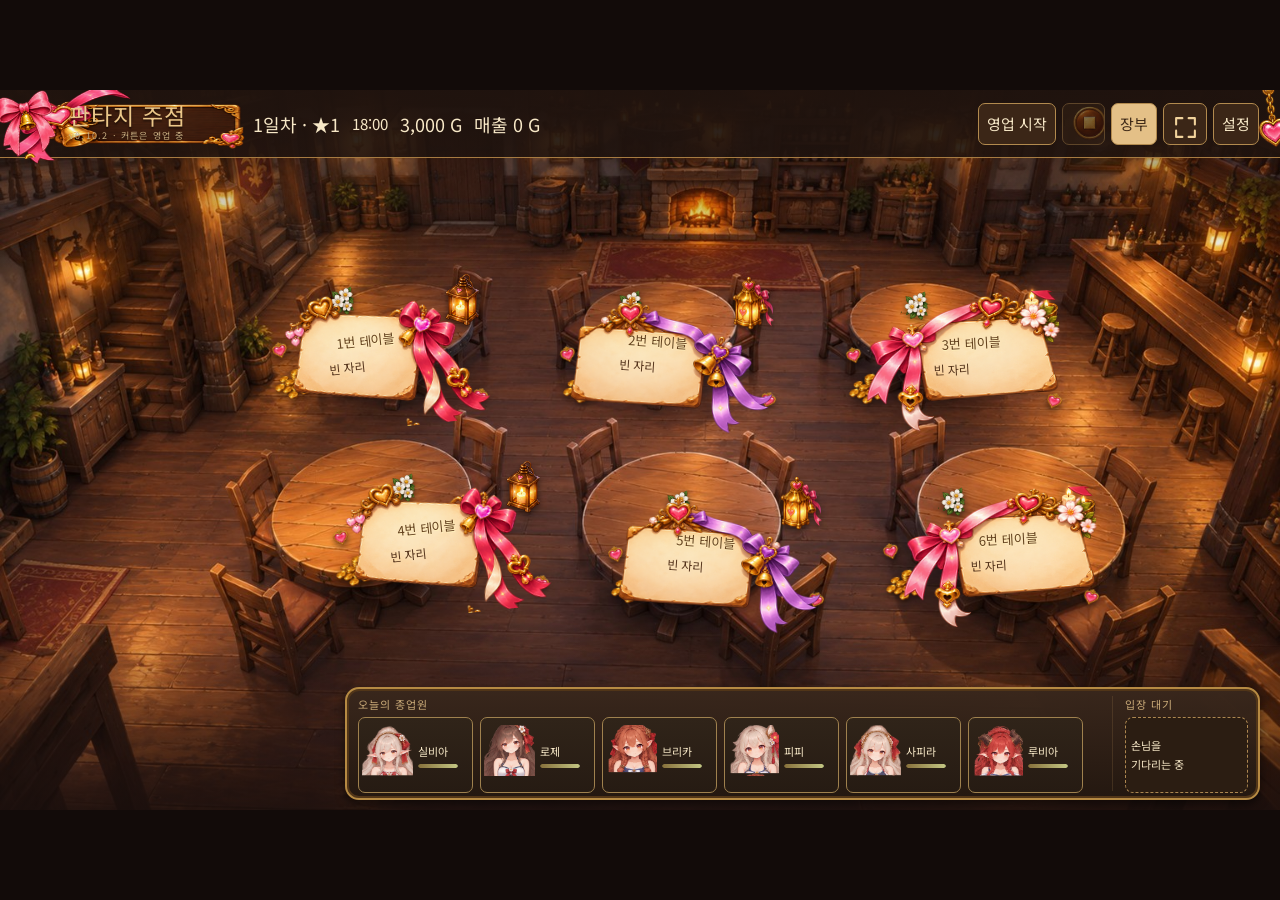
<file: index.html>
<!doctype html><html lang="ko"><head><meta charset="utf-8"><meta name="viewport" content="width=device-width,initial-scale=1,maximum-scale=1,viewport-fit=cover"><title>판타지 주점 · v0.10.2</title><link rel="stylesheet" href="style.css"><link rel="stylesheet" href="props.css"><link rel="stylesheet" href="decor.css"></head><body>
<main id="game" aria-label="판타지 주점 시뮬레이션"><img id="background" alt="테이블 여섯 개가 있는 판타지 주점"><div class="vignette"></div>
<header><div class="brand"><img src="assets/comic-ribbon.png" alt="">판타지 주점 <small>v0.10.2 · 커튼은 영업 중</small></div><div id="day"></div><div id="clock"></div><div id="cash"></div><div id="sales"></div><div class="tools"><button id="life-button">생활</button><button id="business">영업 시작</button><button id="pause" aria-label="일시정지"><img src="assets/pause.png" alt=""></button><button id="book" class="book-button">장부</button><button id="fullscreen" aria-label="전체화면" title="전체화면"><svg viewBox="0 0 24 24" aria-hidden="true"><path d="M9 3H3v6m12-6h6v6M3 15v6h6m12-6v6h-6"/></svg></button><button id="settings" aria-label="설정">설정</button></div></header>
<div class="scene-decor" aria-hidden="true"><div class="table-decor" style="left:249px;top:172px"><img class="table-lamp" src="assets/ui/lantern.png" alt=""><img class="table-coins" src="assets/ui/coins.png" alt=""><img class="table-heart heart-a" src="assets/ui/heart.png" alt=""><img class="table-heart heart-b" src="assets/ui/heart.png" alt=""><img class="table-flower" src="assets/ui/flowers.png" alt=""></div><div class="table-decor" style="left:537px;top:176px"><img class="table-lamp" src="assets/ui/heart-lantern.png" alt=""><img class="table-coins" src="assets/ui/coins.png" alt=""><img class="table-heart heart-a" src="assets/ui/heart.png" alt=""><img class="table-heart heart-b" src="assets/ui/heart.png" alt=""><img class="table-flower" src="assets/ui/flowers.png" alt=""></div><div class="table-decor" style="left:823px;top:177px"><img class="table-lamp" src="assets/ui/candles.png" alt=""><img class="table-coins" src="assets/ui/coins.png" alt=""><img class="table-heart heart-a" src="assets/ui/heart.png" alt=""><img class="table-heart heart-b" src="assets/ui/heart.png" alt=""><img class="table-flower" src="assets/ui/flowers.png" alt=""></div><div class="table-decor" style="left:310px;top:359px"><img class="table-lamp" src="assets/ui/lantern.png" alt=""><img class="table-coins" src="assets/ui/coins.png" alt=""><img class="table-heart heart-a" src="assets/ui/heart.png" alt=""><img class="table-heart heart-b" src="assets/ui/heart.png" alt=""><img class="table-flower" src="assets/ui/flowers.png" alt=""></div><div class="table-decor" style="left:585px;top:376px"><img class="table-lamp" src="assets/ui/heart-lantern.png" alt=""><img class="table-coins" src="assets/ui/coins.png" alt=""><img class="table-heart heart-a" src="assets/ui/heart.png" alt=""><img class="table-heart heart-b" src="assets/ui/heart.png" alt=""><img class="table-flower" src="assets/ui/flowers.png" alt=""></div><div class="table-decor" style="left:860px;top:373px"><img class="table-lamp" src="assets/ui/candles.png" alt=""><img class="table-coins" src="assets/ui/coins.png" alt=""><img class="table-heart heart-a" src="assets/ui/heart.png" alt=""><img class="table-heart heart-b" src="assets/ui/heart.png" alt=""><img class="table-flower" src="assets/ui/flowers.png" alt=""></div></div><div id="life-page"></div><div id="tables"></div><div id="selection-banner"></div><div id="announcement" role="status"></div>
<div id="dialog"><img id="illustration" alt=""><section><b id="speaker"></b><p id="speech"></p></section></div>
<footer id="dock"><div class="dock-ornaments" aria-hidden="true"><img class="dock-feather" src="assets/comic-feather.png" alt=""><img class="dock-rose" src="assets/ui/roses.png" alt=""><img class="rail-charm" src="assets/ui/corner-left.png" alt="" style="left:25px;--tilt:0deg"><img class="rail-charm" src="assets/ui/heart.png" alt="" style="left:91px;--tilt:-14deg"><img class="rail-charm" src="assets/ui/bow-bell.png" alt="" style="left:173px;--tilt:10deg"><img class="rail-charm" src="assets/ui/rose.png" alt="" style="left:278px;--tilt:-8deg"><img class="rail-charm" src="assets/ui/bow-purple.png" alt="" style="left:394px;--tilt:-12deg"><img class="rail-charm" src="assets/ui/heart-chain.png" alt="" style="left:515px;--tilt:12deg"><img class="rail-charm" src="assets/ui/bow-red.png" alt="" style="left:633px;--tilt:-12deg"><img class="rail-charm" src="assets/ui/heart.png" alt="" style="left:760px;--tilt:16deg"><img class="rail-charm" src="assets/ui/corner-right.png" alt="" style="left:874px;--tilt:0deg"></div><div class="dock-group"><h2>오늘의 종업원</h2><div id="staff-slots"></div></div><div class="waiting-group"><h2>입장 대기</h2><button id="waiting-slot" aria-label="대기 손님"></button></div></footer>
<img id="scene-background" src="assets/market.jpg" alt=""><div id="overlay"></div>
</main><div id="rotate"><strong>기기를 가로로 돌려 주세요.</strong><span>판타지 주점은 가로 화면으로 플레이합니다.</span></div><script src="js/data.js"></script><script src="js/comic-theme.js"></script><script src="js/engine.js"></script><script src="js/growth-engine.js"></script><script src="js/special-data.js"></script><script src="js/special-engine.js"></script><script src="js/audio.js"></script><script src="js/service-effects.js"></script><script src="js/drag-input.js"></script><script src="js/life-view.js"></script><script src="js/tavern-mode.js"></script><script src="js/render.js"></script></body></html>
</file>
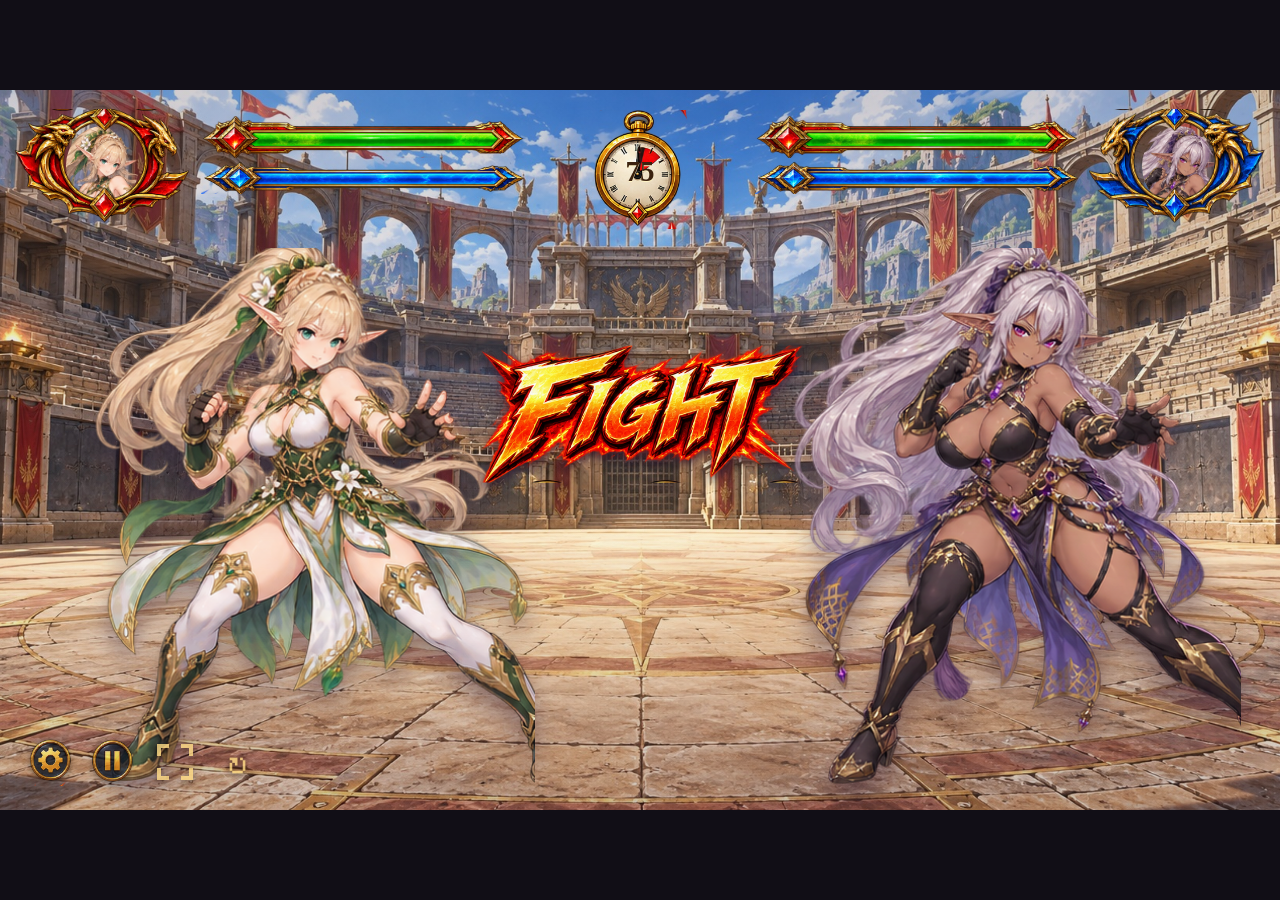
<file: arena/index.html>
<!doctype html>
<html lang="ko">
<head>
  <meta charset="utf-8"><meta name="viewport" content="width=device-width,initial-scale=1,viewport-fit=cover">
  <title>판타지 주점 · 자동 검투 경기</title>
  <link rel="stylesheet" href="arena.css">
</head>
<body>
<main id="arena" aria-label="격투장 화면 테스트">
  <div class="backdrop"></div><div class="shade"></div>
  <div class="fighter left" id="left"><img src="assets/elf-idle.png" alt="실비아" draggable="false"></div>
  <div class="fighter right" id="right"><img src="assets/darkelf-idle.png" alt="니샤" draggable="false"></div>
  <canvas id="effects" width="1280" height="720"></canvas><div id="flash"></div>
  <header class="hud">
    <div class="portrait red"><img class="face" src="assets/elf-face.png" alt=""><img class="frame" src="assets/frame-red.png" alt=""></div>
    <div class="vitals left-vitals"><div class="bar hp"><img src="assets/hp-empty.png" alt=""><img class="fill" id="left-hp" src="assets/hp-full.png" alt="체력"></div><div class="bar mp"><img src="assets/mp-empty.png" alt=""><img class="fill" id="left-mp" src="assets/mp-full.png" alt="마나"></div></div>
    <div class="timer"><img src="assets/clock.png" alt=""><span id="time">60</span></div>
    <div class="vitals right-vitals"><div class="bar hp"><img src="assets/hp-empty.png" alt=""><img class="fill" id="right-hp" src="assets/hp-full.png" alt="체력"></div><div class="bar mp"><img src="assets/mp-empty.png" alt=""><img class="fill" id="right-mp" src="assets/mp-full.png" alt="마나"></div></div>
    <div class="portrait blue"><img class="face" src="assets/darkelf-face.png" alt=""><img class="frame" src="assets/frame-blue.png" alt=""></div>
  </header>
  <img id="callout" src="assets/fight.png" alt="FIGHT">
  <button id="start" aria-label="경기 시작"><img src="assets/fight.png" alt="FIGHT"></button>
  <div id="cutin" hidden><div class="cutin-rays"></div><img src="assets/darkelf-magic.png" alt="필살기 컷인"></div>
  <img id="curtain" src="assets/curtain-frame-0.png" alt="닫힌 커튼" hidden>
  <div id="combo" hidden><img src="assets/vs.png" alt=""><span>3 HIT</span></div>
  <nav class="utility" aria-label="화면 설정"><button id="sound" aria-label="효과음 끄기" aria-pressed="false"><img src="assets/settings.png" alt=""></button><button id="pause" aria-label="일시정지" aria-pressed="false"><img src="assets/pause.png" alt=""></button><button id="fullscreen" aria-label="전체화면"><svg viewBox="0 0 48 48" aria-hidden="true"><path d="M18 8H8v10M30 8h10v10M8 30v10h10M40 30v10H30" fill="none" stroke="currentColor" stroke-width="4"/></svg></button><button id="reset" aria-label="다시 시작">↻</button></nav>
  <div id="paused" hidden>Ⅱ</div>
</main>
<script src="arena-data.js"></script><script src="arena-auto-engine.js"></script><script src="arena.js"></script>
</body></html>
</file>
<file: style.css>
@font-face {
  font-family: 'Noto Sans KR';
  font-style: normal;
  font-display: swap;
  font-weight: 100 900;
  src: url('assets/noto-sans-kr-59-400-normal.woff2') format('woff2');
  unicode-range: U+afac-afb7,U+afba-afbb,U+afbd-afbf,U+afc1-afc6,U+afca-afcc,U+afce-afd3,U+afd5-afe7,U+afe9-afef,U+aff1-b00b,U+b00d-b00f,U+b011-b013,U+b015-b01b,U+b01d-b027,U+b029-b043,U+b045-b047,U+b049,U+b04b,U+b04d-b052,U+b055-b056,U+b058-b05c,U+b05e;
}
@font-face {
  font-family: 'Noto Sans KR';
  font-style: normal;
  font-display: swap;
  font-weight: 100 900;
  src: url('assets/noto-sans-kr-105-400-normal.woff2') format('woff2');
  unicode-range: U+2103,U+2463,U+25c6,U+25cb,U+266c,U+3001,U+300a,U+3046,U+304c-304d,U+304f,U+3055,U+3059,U+3063,U+3066-3068,U+306f,U+3089,U+30b8,U+30bf,U+314f,U+4e0a,U+570b,U+5730,U+5916,U+5929,U+5c71,U+5e74,U+5fc3,U+601d,U+6027,U+63d0,U+6709,U+6734,U+751f,U+7684,U+82f1,U+9053,U+91d1,U+97f3,U+ac2f,U+ac4d,U+adc4,U+ade4,U+ae41,U+ae4d-ae4e,U+aed1,U+afb9,U+b0e0,U+b299,U+b365,U+b46c,U+b480,U+b4c8,U+b7b4,U+b819,U+b918,U+baab,U+bab9,U+be8f,U+bed7,U+c0ec,U+c19f,U+c1a5,U+c3d9,U+c464,U+c53d,U+c553,U+c570,U+c5cc,U+c633,U+c6a4,U+c7a3,U+c7a6,U+c886,U+c9d9-c9da,U+c9ec,U+ca0c,U+cc21,U+cd1b,U+cd78,U+cdc4,U+cef8,U+cfe4,U+d0a5,U+d0b5,U+d0ec,U+d15d,U+d188,U+d23c,U+d2ac,U+d729,U+d79b,U+ff01,U+ff08-ff09,U+ff5c;
}
@font-face {
  font-family: 'Noto Sans KR';
  font-style: normal;
  font-display: swap;
  font-weight: 100 900;
  src: url('assets/noto-sans-kr-106-400-normal.woff2') format('woff2');
  unicode-range: U+2039-203a,U+223c,U+25b3,U+25b7,U+25bd,U+25cf,U+266a,U+3002,U+300b,U+304b,U+3057,U+305f,U+306a-306b,U+307e,U+308a-308b,U+3093,U+30a2,U+30af,U+30b9,U+30c3,U+30c8,U+30e9-30eb,U+33a1,U+4e00,U+524d,U+5357,U+5b50,U+7121,U+884c,U+9751,U+ac94,U+aebe,U+aecd,U+af08,U+af41,U+af49,U+b010,U+b053,U+b109,U+b11b,U+b128,U+b154,U+b291,U+b2e6,U+b301,U+b385,U+b525,U+b5b4,U+b729,U+b72f,U+b738,U+b7ff,U+b837,U+b975,U+ba67,U+bb47,U+bc1f,U+bd90,U+bfd4,U+c27c,U+c324,U+c379,U+c3e0,U+c465,U+c53b,U+c58c,U+c610,U+c653,U+c6cd,U+c813,U+c82f,U+c999,U+c9e0,U+cac4,U+cad3,U+cbd4,U+cc10,U+cc22,U+ccb8,U+ccbc,U+cda5,U+ce84,U+cea3,U+cf67,U+cfe1,U+d241,U+d30d,U+d31c,U+d391,U+d401,U+d479,U+d5c9,U+d5db,U+d649,U+d6d4;
}
@font-face {
  font-family: 'Noto Sans KR';
  font-style: normal;
  font-display: swap;
  font-weight: 100 900;
  src: url('assets/noto-sans-kr-107-400-normal.woff2') format('woff2');
  unicode-range: U+b0,U+e9,U+2193,U+2462,U+260e,U+261e,U+300e-300f,U+3044,U+30a4,U+30fb-30fc,U+314d,U+5973,U+6545,U+6708,U+7537,U+ac89,U+ac9c,U+acc1,U+ad04,U+ad75,U+ad7d,U+ae45,U+ae61,U+af42,U+b0ab,U+b0af,U+b0b3,U+b12c,U+b194,U+b1a8,U+b220,U+b258,U+b284,U+b2ff,U+b315,U+b371,U+b3d4-b3d5,U+b460,U+b527,U+b534,U+b810,U+b818,U+b98e,U+ba55,U+bbac,U+bc0b,U+bc40,U+bca1,U+bccd,U+bd93,U+be54,U+be5a,U+bf08,U+bf50,U+bf55,U+bfdc,U+c0c0,U+c0d0,U+c0f4,U+c100,U+c11e,U+c170,U+c20d,U+c274,U+c290,U+c308,U+c369,U+c539,U+c587,U+c5ff,U+c6ec,U+c70c,U+c7ad,U+c7c8,U+c83c,U+c881,U+cb48,U+cc60,U+ce69,U+ce6b,U+ce75,U+cf04,U+cf08,U+cf55,U+cf70,U+cffc,U+d0b7,U+d1a8,U+d2c8,U+d384,U+d47c,U+d48b,U+d5dd,U+d5e8,U+d720,U+d759,U+f981;
}
@font-face {
  font-family: 'Noto Sans KR';
  font-style: normal;
  font-display: swap;
  font-weight: 100 900;
  src: url('assets/noto-sans-kr-108-400-normal.woff2') format('woff2');
  unicode-range: U+e0,U+e2,U+395,U+3b7,U+3ba,U+2460-2461,U+25a0,U+3010-3011,U+306e,U+30f3,U+314a,U+314c,U+5927,U+65b0,U+7e41,U+97d3,U+9ad4,U+ad49,U+ae0b,U+ae0d,U+ae43,U+ae5d,U+aecf,U+af3c,U+af64,U+afd4,U+b080,U+b084,U+b0c5,U+b10c,U+b1e8,U+b2ac,U+b36e,U+b451,U+b515,U+b540,U+b561,U+b6ab,U+b6b1,U+b72c,U+b730,U+b744,U+b800,U+b8ec,U+b8f0,U+b904,U+b968,U+b96d,U+b987,U+b9d9,U+bb36,U+bb49,U+bc2d,U+bc43,U+bcf6,U+bd89,U+be57,U+be61,U+bed4,U+c090,U+c130,U+c148,U+c19c,U+c2f9,U+c36c,U+c37c,U+c384,U+c3df,U+c575,U+c584,U+c660,U+c719,U+c816,U+ca4d,U+ca54,U+cabc,U+cb49,U+cc14,U+cff5,U+d004,U+d038,U+d0b4,U+d0d3,U+d0e0,U+d0ed,U+d131,U+d1b0,U+d31f,U+d33d,U+d3a0,U+d3ab,U+d514,U+d584,U+d6a1,U+d6cc,U+d749,U+d760,U+d799;
}
@font-face {
  font-family: 'Noto Sans KR';
  font-style: normal;
  font-display: swap;
  font-weight: 100 900;
  src: url('assets/noto-sans-kr-109-400-normal.woff2') format('woff2');
  unicode-range: U+24,U+60,U+3b9,U+3bb,U+3bd,U+2191,U+2606,U+300c-300d,U+3131,U+3134,U+3139,U+3141-3142,U+3148,U+3161,U+3163,U+321c,U+4eba,U+5317,U+ac31,U+ac77,U+ac9f,U+acb9,U+acf0-acf1,U+acfd,U+ad73,U+af3d,U+b00c,U+b04a,U+b057,U+b0c4,U+b188,U+b1cc,U+b214,U+b2db,U+b2ee,U+b304,U+b4ed,U+b518,U+b5bc,U+b625,U+b69c-b69d,U+b7ac,U+b801,U+b86c,U+b959,U+b95c,U+b985,U+ba48,U+bb58,U+bc0c,U+bc38,U+bc85,U+bc9a,U+bf40,U+c068,U+c0bd,U+c0cc,U+c12f,U+c149,U+c1e0,U+c22b,U+c22d,U+c250,U+c2fc,U+c300,U+c313,U+c370,U+c3d8,U+c557,U+c580,U+c5e3,U+c62e,U+c634,U+c6f0,U+c74d,U+c783,U+c78e,U+c796,U+c7bc,U+c92c,U+ca4c,U+cc1c,U+cc54,U+cc59,U+ce04,U+cf30,U+cfc4,U+d140,U+d321,U+d38c,U+d399,U+d54f,U+d587,U+d5d0,U+d6e8,U+d770;
}
@font-face {
  font-family: 'Noto Sans KR';
  font-style: normal;
  font-display: swap;
  font-weight: 100 900;
  src: url('assets/noto-sans-kr-110-400-normal.woff2') format('woff2');
  unicode-range: U+d7,U+ea,U+fc,U+2192,U+25bc,U+3000,U+3137,U+3145,U+315c,U+7f8e,U+ac13,U+ac71,U+ac90,U+acb8,U+ace7,U+ad7f,U+ae50,U+aef4,U+af34,U+afbc,U+b048,U+b09a,U+b0ad,U+b0bc,U+b113,U+b125,U+b141,U+b20c,U+b2d9,U+b2ed,U+b367,U+b369,U+b374,U+b3cb,U+b4ec,U+b611,U+b760,U+b81b,U+b834,U+b8b0,U+b8e1,U+b989,U+b9d1,U+b9e1,U+b9fa,U+ba4d,U+ba78,U+bb35,U+bb54,U+bbf9,U+bc11,U+bcb3,U+bd05,U+bd95,U+bdd4,U+be10,U+bed0,U+bf51,U+c0d8,U+c232,U+c2b7,U+c2eb,U+c378,U+c500,U+c52c,U+c549,U+c568,U+c598,U+c5c9,U+c61b,U+c639,U+c67c,U+c717,U+c78a,U+c80a,U+c90c-c90d,U+c950,U+c9e7,U+cbe4,U+cca9,U+cce4,U+cdb0,U+ce78,U+ce94,U+ce98,U+cf8c,U+d018,U+d034,U+d0f1,U+d1b1,U+d280,U+d2f8,U+d338,U+d380,U+d3b4,U+d610,U+d69f,U+d6fc,U+d758;
}
@font-face {
  font-family: 'Noto Sans KR';
  font-style: normal;
  font-display: swap;
  font-weight: 100 900;
  src: url('assets/noto-sans-kr-111-400-normal.woff2') format('woff2');
  unicode-range: U+e7,U+2022,U+203b,U+25c0,U+2605,U+2661,U+3147,U+318d,U+672c,U+8a9e,U+acaa,U+acbc,U+ad1c,U+ae4a,U+ae5c,U+b044,U+b054,U+b0c8-b0c9,U+b2a6,U+b2d0,U+b35c,U+b364,U+b428,U+b454,U+b465,U+b4b7,U+b4e3,U+b51c,U+b5a1,U+b784,U+b790,U+b7ab,U+b7f4,U+b82c,U+b835,U+b8e9,U+b8f8,U+b9d8,U+b9f9,U+ba5c,U+ba64,U+babd,U+bb18,U+bb3b,U+bbff,U+bc0d,U+bc45,U+bc97,U+bcbc,U+be45,U+be75,U+be7c,U+bfcc,U+c0b6,U+c0f7,U+c14b,U+c2b4,U+c30d,U+c4f8,U+c5bb,U+c5d1,U+c5e0,U+c5ee,U+c5fd,U+c606,U+c6c5,U+c6e0,U+c708,U+c81d,U+c820,U+c824,U+c878,U+c918,U+c96c,U+c9e4,U+c9f1,U+cc2e,U+cd09,U+cea1,U+cef5,U+cef7,U+cf64,U+cf69,U+cfe8,U+d035,U+d0ac,U+d230,U+d234,U+d2f4,U+d31d,U+d575,U+d578,U+d608,U+d614,U+d718,U+d751,U+d761,U+d78c,U+d790;
}
@font-face {
  font-family: 'Noto Sans KR';
  font-style: normal;
  font-display: swap;
  font-weight: 100 900;
  src: url('assets/noto-sans-kr-112-400-normal.woff2') format('woff2');
  unicode-range: U+2665,U+3160,U+4e2d,U+6587,U+65e5,U+ac12,U+ac14,U+ac16,U+ac81,U+ad34,U+ade0,U+ae54,U+aebc,U+af2c,U+afc0,U+afc8,U+b04c,U+b08c,U+b099,U+b0a9,U+b0ac,U+b0ae,U+b0b8,U+b123,U+b179,U+b2e5,U+b2f7,U+b4c0,U+b531,U+b538,U+b545,U+b550,U+b5a8,U+b6f0,U+b728,U+b73b,U+b7ad,U+b7ed,U+b809,U+b864,U+b86d,U+b871,U+b9bf,U+b9f5,U+ba40,U+ba4b,U+ba58,U+ba87,U+baac,U+bbc0,U+bc16,U+bc34,U+bd07,U+bd99,U+be59,U+bfd0,U+c058,U+c0e4,U+c0f5,U+c12d,U+c139,U+c228,U+c529,U+c5c7,U+c635,U+c637,U+c735,U+c77d,U+c787,U+c789,U+c8c4,U+c989,U+c98c,U+c9d0,U+c9d3,U+cc0c,U+cc99,U+cd0c,U+cd2c,U+cd98,U+cda4,U+ce59,U+ce60,U+ce6d,U+cea0,U+d0d0-d0d1,U+d0d5,U+d14d,U+d1a4,U+d29c,U+d2f1,U+d301,U+d39c,U+d3bc,U+d4e8,U+d540,U+d5ec,U+d640,U+d750;
}
@font-face {
  font-family: 'Noto Sans KR';
  font-style: normal;
  font-display: swap;
  font-weight: 100 900;
  src: url('assets/noto-sans-kr-113-400-normal.woff2') format('woff2');
  unicode-range: U+5e,U+25b2,U+25b6,U+314e,U+ac24,U+ace1,U+ace4,U+ae68,U+af2d,U+b0d0,U+b0e5,U+b150,U+b155,U+b193,U+b2c9,U+b2dd,U+b3c8,U+b3fc,U+b410,U+b458,U+b4dd,U+b5a0,U+b5a4,U+b5bb,U+b7b5,U+b838,U+b840,U+b86f,U+b8f9,U+b960,U+b9e5,U+bab8,U+bb50,U+bc1d,U+bc24-bc25,U+bca8,U+bcbd,U+bd04,U+bd10,U+bd24,U+be48,U+be5b,U+be68,U+c05c,U+c12c,U+c140,U+c15c,U+c168,U+c194,U+c219,U+c27d,U+c2a8,U+c2f1,U+c2f8,U+c368,U+c554-c555,U+c559,U+c564,U+c5d8,U+c5fc,U+c625,U+c65c,U+c6b1,U+c728,U+c794,U+c84c,U+c88c,U+c8e0,U+c8fd,U+c998,U+c9dd,U+cc0d,U+cc30,U+ceec,U+cf13,U+cf1c,U+cf5c,U+d050,U+d07c,U+d0a8,U+d134,U+d138,U+d154,U+d1f4,U+d2bc,U+d329,U+d32c,U+d3d0,U+d3f4,U+d3fc,U+d56b,U+d5cc,U+d600-d601,U+d639,U+d6c8,U+d754,U+d765;
}
@font-face {
  font-family: 'Noto Sans KR';
  font-style: normal;
  font-display: swap;
  font-weight: 100 900;
  src: url('assets/noto-sans-kr-114-400-normal.woff2') format('woff2');
  unicode-range: U+3c-3d,U+2026,U+24d2,U+314b,U+ac11,U+acf3,U+ad74,U+ad81,U+adf9,U+ae34,U+af43,U+afb8,U+b05d,U+b07c,U+b110,U+b118,U+b17c,U+b180,U+b18d,U+b192,U+b2cc,U+b355,U+b378,U+b4a4,U+b4ef,U+b78d,U+b799,U+b7a9,U+b7fd,U+b807,U+b80c,U+b839,U+b9b4,U+b9db,U+ba3c,U+bab0,U+bba4,U+bc94,U+be4c,U+c154,U+c1c4,U+c26c,U+c2ac,U+c2ed,U+c4f4,U+c55e,U+c561,U+c571,U+c5b5,U+c5c4,U+c654-c655,U+c695,U+c6e8,U+c6f9,U+c724,U+c751,U+c775,U+c7a0,U+c7c1,U+c874,U+c880,U+c9d5,U+c9f8,U+cabd,U+cc29,U+cc2c,U+cca8,U+ccab,U+ccd0,U+ce21,U+ce35,U+ce7c,U+ce90,U+cee8,U+cef4,U+cfe0,U+d070,U+d0b9,U+d0c1,U+d0c4,U+d0c8,U+d15c,U+d1a1,U+d2c0,U+d300,U+d314,U+d3ed,U+d478,U+d480,U+d48d,U+d508,U+d53d,U+d5e4,U+d611,U+d61c,U+d68d,U+d6a8,U+d798;
}
@font-face {
  font-family: 'Noto Sans KR';
  font-style: normal;
  font-display: swap;
  font-weight: 100 900;
  src: url('assets/noto-sans-kr-115-400-normal.woff2') format('woff2');
  unicode-range: U+23,U+25,U+5f,U+a9,U+ac08,U+ac78,U+aca8,U+acac,U+ace8,U+ad70,U+adc0,U+addc,U+b137,U+b140,U+b208,U+b290,U+b2f5,U+b3c5,U+b3cc,U+b420,U+b429,U+b529,U+b530,U+b77d,U+b79c,U+b7a8,U+b7c9,U+b7f0,U+b7fc,U+b828,U+b860,U+b9ad,U+b9c1,U+b9c9,U+b9dd-b9de,U+b9e8,U+ba38-ba39,U+babb,U+bc00,U+bc8c,U+bca0,U+bca4,U+bcd1,U+bcfc,U+bd09,U+bdf0,U+be60,U+c0ad,U+c0b4,U+c0bc,U+c190,U+c1fc,U+c220,U+c288,U+c2b9,U+c2f6,U+c528,U+c545,U+c558,U+c5bc,U+c5d4,U+c600,U+c644,U+c6c0,U+c6c3,U+c721,U+c798,U+c7a1,U+c811,U+c838,U+c871,U+c904,U+c990,U+c9dc,U+cc38,U+cc44,U+cca0,U+cd1d,U+cd95,U+cda9,U+ce5c,U+cf00,U+cf58,U+d150,U+d22c,U+d305,U+d328,U+d37c,U+d3f0,U+d551,U+d5a5,U+d5c8,U+d5d8,U+d63c,U+d64d,U+d669,U+d734,U+d76c;
}
@font-face {
  font-family: 'Noto Sans KR';
  font-style: normal;
  font-display: swap;
  font-weight: 100 900;
  src: url('assets/noto-sans-kr-116-400-normal.woff2') format('woff2');
  unicode-range: U+26,U+2b,U+3e,U+40,U+7e,U+ac01,U+ac19,U+ac1d,U+aca0,U+aca9,U+acb0,U+ad8c,U+ae09,U+ae38,U+ae40,U+aed8,U+b09c,U+b0a0,U+b108,U+b204,U+b298,U+b2d8,U+b2eb-b2ec,U+b2f4,U+b313,U+b358,U+b450,U+b4e0,U+b54c,U+b610,U+b780,U+b78c,U+b791,U+b8e8,U+b958,U+b974,U+b984,U+b9b0,U+b9bc-b9bd,U+b9ce,U+ba70,U+bbfc,U+bc0f,U+bc15,U+bc1b,U+bc31,U+bc95,U+bcc0,U+bcc4,U+bd81,U+bd88,U+c0c8,U+c11d,U+c13c,U+c158,U+c18d,U+c1a1,U+c21c,U+c4f0,U+c54a,U+c560,U+c5b8,U+c5c8,U+c5f4,U+c628,U+c62c,U+c678,U+c6cc,U+c808,U+c810,U+c885,U+c88b,U+c900,U+c988,U+c99d,U+c9c8,U+cc3d-cc3e,U+cc45,U+cd08,U+ce20,U+cee4,U+d074,U+d0a4,U+d0dd,U+d2b9,U+d3b8,U+d3c9,U+d488,U+d544,U+d559,U+d56d,U+d588,U+d615,U+d648,U+d655,U+d658,U+d65c;
}
@font-face {
  font-family: 'Noto Sans KR';
  font-style: normal;
  font-display: swap;
  font-weight: 100 900;
  src: url('assets/noto-sans-kr-117-400-normal.woff2') format('woff2');
  unicode-range: U+d,U+48,U+7c,U+ac10,U+ac15,U+ac74,U+ac80,U+ac83,U+acc4,U+ad11,U+ad50,U+ad6d,U+adfc,U+ae00,U+ae08,U+ae4c,U+b0a8,U+b124,U+b144,U+b178,U+b274,U+b2a5,U+b2e8,U+b2f9,U+b354,U+b370,U+b418,U+b41c,U+b4f1,U+b514,U+b798,U+b808,U+b824-b825,U+b8cc,U+b978,U+b9d0,U+b9e4,U+baa9,U+bb3c,U+bc18,U+bc1c,U+bc30,U+bc84,U+bcf5,U+bcf8,U+bd84,U+be0c,U+be14,U+c0b0,U+c0c9,U+c0dd,U+c124,U+c2dd,U+c2e4,U+c2ec,U+c54c,U+c57c-c57d,U+c591,U+c5c5-c5c6,U+c5ed,U+c608,U+c640,U+c6b8,U+c6d4,U+c784,U+c7ac,U+c800-c801,U+c9c1,U+c9d1,U+cc28,U+cc98,U+cc9c,U+ccad,U+cd5c,U+cd94,U+cd9c,U+cde8,U+ce68,U+cf54,U+d0dc,U+d14c,U+d1a0,U+d1b5,U+d2f0,U+d30c,U+d310,U+d398,U+d45c,U+d50c,U+d53c,U+d560,U+d568,U+d589,U+d604,U+d6c4,U+d788;
}
@font-face {
  font-family: 'Noto Sans KR';
  font-style: normal;
  font-display: swap;
  font-weight: 100 900;
  src: url('assets/noto-sans-kr-118-400-normal.woff2') format('woff2');
  unicode-range: U+39,U+49,U+4d-4e,U+a0,U+ac04,U+ac1c,U+ac70,U+ac8c,U+acbd,U+acf5,U+acfc,U+ad00,U+ad6c,U+adf8,U+b098,U+b0b4,U+b294,U+b2c8,U+b300,U+b3c4,U+b3d9,U+b4dc,U+b4e4,U+b77c,U+b7ec,U+b85d,U+b97c,U+b9c8,U+b9cc,U+ba54,U+ba74,U+ba85,U+baa8,U+bb34,U+bb38,U+bbf8,U+bc14,U+bc29,U+bc88,U+bcf4,U+bd80,U+be44,U+c0c1,U+c11c,U+c120,U+c131,U+c138,U+c18c,U+c218,U+c2b5,U+c2e0,U+c544,U+c548,U+c5b4,U+c5d0,U+c5ec,U+c5f0,U+c601,U+c624,U+c694,U+c6a9,U+c6b0,U+c6b4,U+c6d0,U+c704,U+c720,U+c73c,U+c740,U+c744,U+c74c,U+c758,U+c77c,U+c785,U+c788,U+c790-c791,U+c7a5,U+c804,U+c815,U+c81c,U+c870,U+c8fc,U+c911,U+c9c4,U+ccb4,U+ce58,U+ce74,U+d06c,U+d0c0,U+d130,U+d2b8,U+d3ec,U+d504,U+d55c,U+d569,U+d574,U+d638,U+d654,U+d68c;
}
@font-face {
  font-family: 'Noto Sans KR';
  font-style: normal;
  font-display: swap;
  font-weight: 100 900;
  src: url('assets/noto-sans-kr-119-400-normal.woff2') format('woff2');
  unicode-range: U+20-22,U+27-2a,U+2c-38,U+3a-3b,U+3f,U+41-47,U+4a-4c,U+4f-5d,U+61-7b,U+7d,U+a1,U+ab,U+ae,U+b7,U+bb,U+bf,U+2013-2014,U+201c-201d,U+2122,U+ac00,U+ace0,U+ae30,U+b2e4,U+b85c,U+b9ac,U+c0ac,U+c2a4,U+c2dc,U+c774,U+c778,U+c9c0,U+d558;
}
@font-face {
  font-family: 'Noto Sans KR';
  font-style: normal;
  font-display: swap;
  font-weight: 100 900;
  src: url('assets/noto-sans-kr-latin-400-normal.woff2') format('woff2');
  unicode-range: U+0000-00FF,U+0131,U+0152-0153,U+02BB-02BC,U+02C6,U+02DA,U+02DC,U+0304,U+0308,U+0329,U+2000-206F,U+20AC,U+2122,U+2191,U+2193,U+2212,U+2215,U+FEFF,U+FFFD;
}














*{box-sizing:border-box}html,body{margin:0;width:100%;height:100%;overflow:hidden;background:#120b09;color:#f7e8c7;font-family:'Noto Sans KR',system-ui,sans-serif}body{display:flex;align-items:center;justify-content:center}button{font:inherit;color:inherit;touch-action:manipulation;-webkit-tap-highlight-color:transparent;cursor:pointer}button:disabled{opacity:.42;cursor:default}button:focus-visible{outline:3px solid #ffe7ac;outline-offset:3px}#game{width:1280px;height:720px;flex-shrink:0;position:relative;transform-origin:center;overflow:hidden;background:#26150d}#background{position:absolute;inset:0;width:100%;height:100%;object-fit:fill}.vignette{position:absolute;inset:0;pointer-events:none;background:linear-gradient(0deg,#1a0f0dd4,transparent 26%,transparent 75%,#1a0d0b88)}header{height:68px;position:absolute;top:0;left:0;right:0;z-index:30;display:flex;align-items:center;gap:25px;padding:10px 21px;background:linear-gradient(#1f130eec,#1f130edd);border-bottom:1px solid #a77b41;font-size:18px;white-space:nowrap}.brand{font-size:25px;font-weight:700;letter-spacing:1px;color:#ebc789;margin-right:12px}.brand small{display:block;font-size:10px;letter-spacing:1.2px;color:#c9af82}.tools{margin-left:auto;display:flex;align-items:center;gap:8px}.tools button{height:42px;min-width:52px;padding:6px 12px;background:#3b2617;border:1px solid #b28a4e;border-radius:7px;font-size:15px}#pause{width:43px;min-width:43px;padding:0}#pause img{width:100%;height:100%;object-fit:contain}.tools .book-button{background:#e4c087;color:#3e2917;font-weight:700}#tables{position:absolute;inset:0;z-index:12}.table{position:absolute;width:250px;height:128px;border-radius:11px}.table-hit{position:absolute;inset:-2px;border:1px solid #b28b53;border-radius:11px;background:linear-gradient(150deg,#291b13ed,#422918ed);box-shadow:0 6px 16px #0007;padding:0;text-align:left}.table.empty .table-hit{top:32px;bottom:26px;left:23px;right:23px;border-color:#ac864abb;background:#25170dbb;box-shadow:none;text-align:center}.table.empty .table-number{position:static;display:inline-block;font-size:14px;color:#e0c394}.table.empty .empty-text{display:block;font-size:12px;color:#c2ac82;margin-top:4px}.table.valid .table-hit{border:2px solid #ffdf86;box-shadow:0 0 18px #f4c95c66}.table.selected .table-hit{border-color:#ffd483}.table-head{position:absolute;left:9px;right:9px;top:7px;display:flex;align-items:center;justify-content:space-between;font-size:11px;color:#d0b58b;pointer-events:none}.table-number{color:#f5d492;font-weight:700}.table-content{position:absolute;top:27px;left:10px;right:10px;height:69px;display:grid;grid-template-columns:64px 1fr 64px;gap:6px;align-items:center;pointer-events:none}.table-portrait{width:64px;height:64px;object-fit:cover;object-position:top;border:1px solid #b98b50;border-radius:6px;background:#39271a}.table-portrait.staff-face{border-color:#bba677}.request-face{width:64px;height:64px;background:radial-gradient(#73512d,#382214);border:2px solid #e4bf72;border-radius:10px;position:relative;display:flex;align-items:center;justify-content:center}.request-face img{width:48px;height:48px;object-fit:contain}.request-face:after{content:'!';position:absolute;right:-6px;top:-6px;background:#d0a04f;border:1px solid #ffecb9;color:#271a0f;border-radius:50%;width:19px;height:19px;text-align:center;font-size:12px;font-weight:800}.request-face.urgent{border-color:#e88262}.request-face.urgent:after{background:#d46746}.table-text{text-align:center;min-width:0}.table-text strong{display:block;font-size:15px;color:#f3d49d;white-space:nowrap}.table-text span{display:block;font-size:11px;color:#d7c3a3;margin-top:3px}.table-foot{position:absolute;left:10px;right:10px;bottom:8px;display:flex;align-items:center;gap:6px;font-size:10px;color:#d8c9b0;pointer-events:none}.meter{height:5px;border-radius:4px;background:#0d0b0999;overflow:hidden;flex:1}.meter i{display:block;height:100%;background:linear-gradient(90deg,#87703b,#c4c784);border-radius:4px}.meter.low i{background:#d0785e}.empty-staff{width:64px;height:64px;border:1px dashed #a38b5a;border-radius:6px;display:flex;align-items:center;justify-content:center;text-align:center;font-size:12px;color:#dcc697}#selection-banner{display:none;position:absolute;top:78px;left:310px;right:255px;z-index:28;background:#291d15ec;border:1px solid #c99f5d;border-radius:8px;padding:9px 15px;text-align:center;font-size:15px}#selection-banner.visible{display:block}#selection-banner button{margin-left:12px;padding:3px 12px;border:1px solid #9e7e51;background:#4a3420;border-radius:5px;font-size:13px}#announcement{position:absolute;left:352px;right:30px;bottom:133px;z-index:25;font-size:14px;text-align:center;background:#24180ccf;border-radius:8px;padding:7px 12px;opacity:0;transition:opacity .2s;pointer-events:none}#announcement.visible{opacity:1}#dock{position:absolute;bottom:10px;right:20px;left:345px;height:113px;z-index:28;display:flex;gap:13px;background:#22150de8;border:1px solid #8c693d;border-radius:11px;padding:7px 11px;box-shadow:0 6px 16px #0009}.dock-group{flex:1;min-width:0}h2{margin:0 0 5px;font-size:11px;font-weight:400;letter-spacing:1px;color:#c9aa78}#staff-slots{display:flex;gap:7px}.staff-slot{height:76px;flex:1;min-width:0;max-width:115px;border:1px solid #997342;background:linear-gradient(#3b291a,#2b1a10);border-radius:7px;padding:4px;display:flex;align-items:center;gap:5px;text-align:left}.staff-slot img{width:48px;height:54px;object-fit:cover;object-position:top;border-radius:4px}.staff-slot strong{font-size:11px;display:block;white-space:nowrap}.staff-slot small{font-size:9px;display:block;color:#d3b994;margin:5px 0}.staff-slot .meter{width:40px;height:4px;display:block}.staff-slot.busy{background:#252016;opacity:.8}.staff-slot.selected{border:2px solid #ffe3a0;box-shadow:0 0 12px #edc36b66}.waiting-group{width:135px;flex-shrink:0;border-left:1px solid #8e6c4244;padding-left:12px}#waiting-slot{width:123px;height:76px;border:1px dashed #ad8750;background:#2b1d12;border-radius:8px;display:flex;align-items:center;gap:7px;text-align:left;padding:5px;font-size:11px}#waiting-slot img{width:49px;height:58px;object-fit:cover;border-radius:5px}#waiting-slot.has-guest{border:1px solid #e2ba6b;background:#583921}#waiting-slot span{line-height:1.7}#waiting-slot strong{display:block;color:#efd598;font-size:10px}#dialog{display:none;position:absolute;inset:0;z-index:41;pointer-events:none}#dialog.visible{display:block}#illustration{position:absolute;left:18px;bottom:-3px;width:278px;height:345px;object-fit:contain;object-position:bottom center;filter:drop-shadow(0 5px 7px #0008);transform-origin:center bottom;animation:breath 3.8s ease-in-out infinite}#dialog section{position:absolute;left:315px;right:30px;bottom:136px;min-height:67px;padding:10px 17px;background:#231713ee;border:1px solid #c29a5e;border-radius:10px}#speaker{color:#f1d396;font-size:14px}#speech{margin:4px 0 0;font-size:16px;line-height:1.5}#overlay{position:absolute;inset:0;z-index:40;background:#120c073d;display:flex;align-items:center;justify-content:center}#overlay:empty{display:none}#overlay.book-open{z-index:60;background:#120c0aad}.popup{position:absolute;width:365px;max-height:440px;overflow:auto;border:2px solid #b68d50;border-radius:12px;background:linear-gradient(145deg,#302117f7,#1b140ff9);box-shadow:0 15px 45px #000c;padding:19px}.popup h3{font-size:21px;color:#f0cf94;margin:0 28px 7px 0}.popup .subtitle{font-size:12px;color:#d0b68e;margin:0 0 14px;line-height:1.7}.close{position:absolute;right:11px;top:10px;width:32px;height:32px;line-height:24px;border:1px solid #977345;border-radius:6px;background:#493021;font-size:23px;color:#e9d1a7}.menu-options{display:flex;flex-direction:column;gap:7px}.choice{display:flex;align-items:center;gap:10px;min-height:61px;border:1px solid #9e7d48;background:#513923;border-radius:7px;padding:7px 10px;text-align:left;font-size:14px}.choice img{width:45px;height:45px;object-fit:contain}.choice strong{display:block;font-size:14px;color:#f1d29b}.choice small{display:block;font-size:11px;color:#d0b89a;margin-top:3px}.choice .price{margin-left:auto;white-space:nowrap;font-size:13px}.choice.good{border-color:#c6cf89}.choice:hover:not(:disabled){background:#65482c}.popup .actions{display:flex;gap:7px;margin-top:12px;flex-wrap:wrap}.secondary{border:1px solid #8f6c3c;background:#3b291a;border-radius:6px;padding:8px 12px;font-size:12px}.primary{border:1px solid #b38a49;background:linear-gradient(#b68a45,#7a5527);color:#fff0c9;border-radius:7px;padding:10px 16px;font-size:16px;font-weight:700}.popup-note{font-size:11px;color:#bca580;text-align:right;margin:12px 0 0}.info-grid{display:grid;grid-template-columns:88px 1fr;gap:14px;align-items:center;margin-bottom:14px}.info-grid img{width:88px;height:88px;object-fit:cover;border:1px solid #b48d51;border-radius:9px}.info-grid p{font-size:13px;line-height:1.8;margin:0}.error{color:#e28f74;font-size:12px;min-height:18px;margin-top:8px}.ledger{position:relative;width:1120px;height:650px;color:#513c25}.ledger-bg{position:absolute;inset:0;width:100%;height:100%;pointer-events:none}.ledger .close{right:31px;top:32px;background:#7b542b;color:#ffebc2;z-index:4}.book-page{position:absolute;top:85px;bottom:93px;width:39.1%;overflow:auto;scrollbar-width:thin;scrollbar-color:#a98d58 #e9d4ab;overscroll-behavior:contain}.book-page.left{left:7.7%}.book-page.right{left:53.9%}.page-title{font-size:24px;font-weight:700;color:#6a4627;margin:0 0 7px}.page-sub{font-size:12px;line-height:1.7;margin:0 0 14px;color:#866747}.book-tabs{position:absolute;right:-25px;top:104px;display:flex;flex-direction:column;gap:8px;z-index:3}.book-tabs button{width:70px;min-height:46px;background:#88602f;border:1px solid #bb9558;border-radius:0 8px 8px 0;font-size:14px;color:#f6dfb4;padding:6px}.book-tabs button.active{background:#e8cf9b;color:#613d20;font-weight:700}.book-footer{position:absolute;bottom:41px;left:8%;right:8%;height:38px;display:flex;justify-content:space-between;align-items:center;font-size:12px;color:#7d5c3c}.book-footer button{font-size:14px;padding:8px 19px}.employee-list{display:grid;grid-template-columns:1fr 1fr;gap:7px}.employee{height:70px;background:#f8e6bf80;border:1px solid #aa8c5944;border-radius:7px;display:flex;align-items:center;gap:8px;text-align:left;padding:5px;color:#60472c}.employee img{width:52px;height:57px;object-fit:cover;border-radius:5px}.employee strong{display:block;font-size:14px}.employee small{display:block;font-size:10px;margin-top:4px;color:#8f704b}.employee.active{border:2px solid #916333;background:#e2c59080}.employee .assigned-tag{color:#85501a;font-weight:700}.profile-main{display:flex;gap:15px;min-height:290px}.profile-main>img{width:172px;height:270px;object-fit:contain;object-position:bottom center}.profile-stat{flex:1;padding-top:12px}.stat-line{font-size:14px;margin:0 0 14px}.stat-line b{float:right}.book-meter{height:7px;background:#c9ad7d55;border-radius:5px;margin-top:7px;overflow:hidden}.book-meter i{display:block;height:100%;background:linear-gradient(90deg,#a9813c,#6d824f)}.staff-summary{display:flex;justify-content:space-between;font-size:13px;margin:7px 0;padding:6px 0;border-bottom:1px solid #b8986144}.book-btn{border:1px solid #a4814d;background:#d5b982;color:#5e3c20;border-radius:6px;padding:9px 15px;font-size:14px}.book-btn.active{background:#96703a;color:#fff1d6}.book-btn.full{width:100%;margin-top:13px}.menu-tabs{display:flex;gap:8px;margin-bottom:12px}.menu-tabs button{padding:6px 16px;font-size:13px}.catalog{display:grid;grid-template-columns:1fr 1fr;gap:10px}.catalog button{background:#fff1d566;border:1px solid #b79a6744;border-radius:8px;color:#65482c;padding:12px 8px;text-align:center;min-height:136px}.catalog img{width:67px;height:64px;object-fit:contain;display:block;margin:auto}.catalog strong{font-size:14px;display:block;margin:6px 0}.catalog small{font-size:11px;color:#96744c}.catalog .active{border:2px solid #98713e;background:#e3c99477}.menu-detail>img{width:155px;height:150px;object-fit:contain;display:block;margin:0 auto 12px}.menu-detail p{font-size:14px;line-height:1.8;color:#846544}.detail-row{display:flex;justify-content:space-between;font-size:15px;padding:9px 0;border-bottom:1px solid #b1966355}.inventory-list{display:flex;flex-direction:column;gap:4px}.inventory-row{display:flex;align-items:center;gap:8px;min-height:37px;background:#fff0cd50;border:1px solid #b5966333;border-radius:5px;padding:3px 8px;color:#654c30;text-align:left;font-size:13px}.inventory-row img{width:31px;height:31px;object-fit:contain}.inventory-row strong{margin-left:auto;font-size:15px}.inventory-row.low strong{color:#a35237}.inventory-row.active{border:2px solid #98703b;background:#dec08c55}.quantities{display:flex;gap:8px;margin:15px 0}.quantities button{flex:1}.account-row{display:flex;justify-content:space-between;padding:10px 0;border-bottom:1px solid #b0966466;font-size:16px}.account-row.major{font-size:22px;font-weight:700;color:#80552b;margin-top:7px;border-bottom:2px solid #8f693d}.account-row.negative b{color:#9f5c44}.performance{margin-top:15px}.performance-row{display:flex;align-items:center;gap:10px;padding:7px 0;border-bottom:1px solid #bda47755;font-size:13px}.performance-row img{width:42px;height:42px;object-fit:cover;border-radius:5px}.performance-row b{margin-left:auto;font-size:14px}.result-heading{font-size:24px;color:#7d552a;line-height:1.6;margin:8px 0}.result-info{font-size:15px;line-height:1.9;color:#82633e}.settings-grid{display:flex;gap:8px;margin:12px 0}.settings-grid button{border:1px solid #ad884e;border-radius:6px;background:none;padding:0;width:100px;height:70px;overflow:hidden}.settings-grid img{width:100%;height:100%;object-fit:cover}.settings-popup{left:452px;top:170px}.status-pause{color:#f4d292}#rotate{display:none;position:fixed;bottom:6px;color:#d6c294;font-size:13px;pointer-events:none}@media(orientation:portrait){#rotate{display:block}}@keyframes breath{50%{transform:scale(1.015,1.018)}}
.popup{max-height:400px}.menu-grid{display:grid;grid-template-columns:1fr 1fr}.menu-grid .choice{flex-direction:column;justify-content:center;gap:4px;min-height:100px;padding:7px 4px;text-align:center}.menu-grid .choice img{width:35px;height:35px}.menu-grid .choice strong{font-size:12px}.menu-grid .choice small{font-size:9px}.menu-grid .choice .price{margin-left:0;font-size:12px}.service-choice{min-height:55px}.service-choice strong{font-size:13px}.service-choice small{font-size:10px}#dialog section{bottom:132px;min-height:60px;padding:8px 15px}#speech{font-size:14px}

.book-page.left{left:8.7%;width:37.6%}.book-page.right{left:54.7%;width:36.6%}.book-footer{color:#f4dfb7;text-shadow:0 1px 2px #33200c}.book-footer .book-btn{text-shadow:none}

/* v0.3: large illustrations, landscape and preparation scenes. */
#illustration{left:-46px;bottom:-285px;width:425px;height:835px;object-position:center bottom}
header{gap:16px}.tools{gap:6px}.tools button{padding:6px 10px}#fullscreen{font-size:30px;line-height:1;min-width:44px;width:44px;padding:0}
#scene-background{display:none;position:absolute;inset:0;width:100%;height:100%;object-fit:cover;z-index:55;pointer-events:none}
.clinic-art{height:190px;overflow:hidden;border:1px solid #a4814d;border-radius:8px;margin:10px 0}.clinic-art img{width:100%;height:100%;object-fit:cover}
#rotate{z-index:1000;inset:0;background:#21160ff5;align-items:center;justify-content:center;flex-direction:column;gap:15px;text-align:center;padding:30px;pointer-events:auto}#rotate strong{font-size:22px}#rotate span{font-size:14px}
@media(orientation:portrait){#rotate{display:flex}}

#fullscreen svg{width:25px;height:25px;fill:none;stroke:#f1d29b;stroke-width:2;stroke-linecap:round;stroke-linejoin:round;vertical-align:middle}#fullscreen.is-fullscreen svg{transform:scale(.8)}
/* The life page is separate from the tavern and its ledger. */
#life-page{display:none;position:absolute;inset:68px 0 0;z-index:32;background-size:cover;background-position:center;padding:22px 30px 78px;color:#f5e5c7;overflow:hidden}
#life-page.life-hub:before{content:'';position:absolute;inset:-15px;background:inherit;filter:blur(7px);z-index:-1}
.life-mode #dock,.life-mode #tables,.life-mode #dialog,.life-mode #selection-banner{visibility:hidden}
.life-heading{display:flex;justify-content:space-between;align-items:center;margin-bottom:16px;height:54px}.life-heading small{color:#e6c487;letter-spacing:1px;font-size:12px}.life-heading h1{margin:3px 0;font-size:28px}.life-heading-tools{display:flex;gap:10px;align-items:center}.life-heading-tools span{font-size:13px}.life-sub{font-size:12px;line-height:1.8;color:#d7bf95}.life-box{background:#251b12e8;border:1px solid #aa8249;border-radius:10px;padding:15px}.life-box h2{font-size:19px;color:#f4d08c;margin:8px 0;letter-spacing:0;font-weight:700}.life-box h2 small{font-size:11px;color:#bea784}.life-box p{line-height:1.8;font-size:14px}.life-tags{border-bottom:1px solid #8d6a3d;padding:7px 0;margin-bottom:10px;font-size:13px;color:#f2cb80}.life-stats{display:grid;grid-template-columns:1fr 1fr;gap:10px;margin:14px 0}.life-stats>div{font-size:12px}.life-stats b{float:right}.life-stats i{display:block;height:5px;margin-top:7px;background:#0e0c0a;border-radius:4px;overflow:hidden}.life-stats em{display:block;background:#caaa64;height:100%}
.hub-cards{display:grid;grid-template-columns:1fr 1fr 1fr;gap:14px}.hub-cards button{height:184px;position:relative;padding:0;border:1px solid #ccab68;border-radius:10px;overflow:hidden;background:#27190d;text-align:left;box-shadow:0 5px 18px #0006}.hub-cards img{width:100%;height:100%;object-fit:cover}.hub-cards button>span{position:absolute;bottom:0;left:0;right:0;padding:15px 18px;background:linear-gradient(transparent,#1c130df5 28%)}.hub-cards strong{display:block;font-size:23px}.hub-cards small{display:block;color:#e6c892;margin-top:3px;font-size:12px}.hub-bottom{display:flex;align-items:center;justify-content:space-between;margin-top:14px}.hub-bottom p{margin:0;font-size:15px;line-height:1.6}.hub-bottom small{font-size:12px;color:#d6bc90}
.life-footer{position:absolute;bottom:14px;left:30px;right:30px;display:flex;align-items:center;justify-content:space-between;background:#1c140deb;border:1px solid #8e6d42;padding:10px 15px;border-radius:9px}.day-rail{display:flex;gap:26px;font-size:13px;color:#9e8b6b}.day-rail .current{color:#ffda8d;font-weight:700}.life-columns{display:grid;grid-template-columns:270px 1fr 300px;gap:15px;height:445px}.life-columns>aside{overflow:auto;scrollbar-width:thin}.life-roster{display:grid;grid-template-columns:1fr 1fr;gap:6px}.life-roster button{min-width:0;display:flex;align-items:center;gap:6px;padding:5px;background:#4c3525;border:1px solid #80633d;border-radius:6px;text-align:left;height:60px}.life-roster button.active{border:2px solid #e5bc70;background:#62462d}.life-roster img{width:36px;height:44px;object-fit:cover;flex-shrink:0;border-radius:4px}.life-roster strong{font-size:12px;display:block}.life-roster small{font-size:9px;display:block;color:#cdb791;margin-top:4px}.life-stage{height:305px;position:relative;overflow:hidden;border:1px solid #b59254;border-radius:10px}.life-stage-bg{width:100%;height:100%;object-fit:cover}.stage-label{position:absolute;bottom:0;left:0;right:0;background:#20170edc;text-align:center;padding:8px;font-size:13px}.sd-holder{position:absolute;width:112px;height:150px;bottom:25px;left:calc(50% - 56px);transform-origin:center bottom;animation:sd-idle 2s ease-in-out infinite}.sd-holder img{width:100%;height:100%;object-fit:contain}.sd-holder .sd-other{display:none}.sd-holder.run{animation:sd-run 3.5s linear infinite}.sd-holder.run img{animation:sd-hop .22s infinite alternate}.sd-holder.clean{animation:sd-clean 1.2s infinite}.sd-holder.read{animation:sd-read 2.4s infinite}.sd-holder.greet{animation:sd-greet 1.8s infinite}.sd-holder.sleep{transform:rotate(75deg);animation:sd-sleep 3s infinite}.lesson-progress{margin-top:12px;padding:13px}.lesson-progress strong{font-size:14px}.lesson-progress p{font-size:12px;margin:9px 0 0}.progress-track{height:8px;background:#160f09;margin-top:12px;border-radius:5px;overflow:hidden}.progress-track i{display:block;background:linear-gradient(90deg,#b68b42,#f0d489);height:100%;transition:width .12s linear}.course-list{display:grid;grid-template-columns:1fr 1fr;gap:6px}.course-list button{height:58px;background:#4b3320;border:1px solid #876638;border-radius:6px;padding:7px;text-align:left}.course-list strong{font-size:12px;display:block}.course-list small{font-size:10px;color:#d1ba92;display:block;margin-top:4px}.course-list .active,.tier-list .active{border-color:#f7cf7e;background:#74512d}.tier-list{display:flex;gap:6px;margin:12px 0}.tier-list button{flex:1;padding:9px;border:1px solid #ad8850;background:#3f2a19;border-radius:5px;font-size:13px}.life-error{color:#ffc48d;font-size:12px;white-space:pre-line}.education-choices .primary{width:100%;font-size:14px}.schedule-grid{display:grid;grid-template-columns:1fr 1fr;gap:10px}.schedule-card{height:76px;display:flex;align-items:center;gap:12px;background:#241a12ed;border:1px solid #a48249;border-radius:8px;padding:7px 12px;text-align:left}.schedule-card img{width:52px;height:58px;object-fit:cover;border-radius:5px}.schedule-card strong{font-size:16px;display:block}.schedule-card small{font-size:12px;color:#d8bd8b}.schedule-card p{font-size:11px;margin:5px 0;color:#c5aa79}.schedule-card.education{border-color:#bbc076}.schedule-card.rest{border-color:#829bac}
.market-layout{display:grid;grid-template-columns:325px 1fr 290px;gap:16px;height:445px}.market-list{display:grid;grid-template-columns:1fr 1fr;gap:8px}.market-list button{display:flex;align-items:center;gap:7px;background:#4a3322;border:1px solid #816039;border-radius:6px;text-align:left;padding:5px;min-width:0}.market-list img{width:35px;height:35px;object-fit:contain}.market-list strong{font-size:11px;display:block}.market-list small{font-size:10px;display:block;margin-top:5px;color:#dabf8f}.market-list .active{border-color:#ffd38c}.market-welcome{align-self:end;background:#24190ee8;border:1px solid #b69253;border-radius:8px;padding:18px}.market-welcome h2{font-size:18px;font-weight:700;color:#f4cf8a}.market-welcome p{font-size:14px;line-height:1.9}.market-buy>img{width:95px;height:95px;object-fit:contain;display:block;margin:auto}.market-buy p{font-size:13px}.market-buy .primary{width:100%}
.talk-roster{position:absolute;top:92px;left:30px;width:270px;bottom:91px;overflow:auto}.talk-roster .life-roster{grid-template-columns:1fr}.talk-character{position:absolute;left:300px;bottom:-215px;width:375px;height:780px;object-fit:contain;pointer-events:none;filter:drop-shadow(0 5px 10px #0008)}.talk-panel{position:absolute;left:700px;right:30px;top:92px;bottom:91px;overflow:auto}.talk-panel blockquote{margin:10px 0;padding:12px;background:#5b3d2266;border-left:3px solid #d8b165;font-size:16px;line-height:1.7;white-space:pre-line}.talk-options{display:flex;flex-direction:column;gap:7px}.talk-options .choice{min-height:52px}.talk-panel .life-stats{margin:8px 0}.tendency-event{margin-top:10px}.life-results{display:grid;grid-template-columns:1fr 1fr;gap:16px;height:360px}.life-results .life-box>img{float:left;width:65px;height:76px;object-fit:cover;border-radius:5px;margin-right:14px}.life-results .life-box h2{font-size:19px}
@keyframes sd-idle{50%{transform:translateY(-3px)}}@keyframes sd-hop{to{margin-top:-5px}}@keyframes sd-run{0%,100%{transform:translateX(-110px)}49%{transform:translateX(110px)}50%{transform:translateX(110px) scaleX(-1)}99%{transform:translateX(-110px) scaleX(-1)}}@keyframes sd-clean{25%{transform:translateX(-18px) rotate(-8deg)}75%{transform:translateX(18px) rotate(8deg)}}@keyframes sd-read{50%{transform:rotate(-3deg) translateY(2px)}}@keyframes sd-greet{50%{transform:rotate(9deg) scaleY(.94)}}@keyframes sd-sleep{50%{transform:rotate(75deg) scale(1.02)}}
header{gap:12px}.brand{font-size:22px;margin-right:4px}.tools button{padding:5px 8px;min-width:42px}#clock{font-size:15px}
.sd-book{position:absolute;left:calc(50% - 20px);bottom:72px;width:40px;height:28px;object-fit:contain;animation:sd-read 2.4s infinite;pointer-events:none}
/* v0.5: shared drag input and original asset accents. */
[data-staff],#waiting-slot,[data-table-staff],[data-lesson-staff],[data-course]{touch-action:none;user-select:none;-webkit-user-select:none;cursor:grab}
.dragging{cursor:grabbing}.drag-source{opacity:.4}
#drag-ghost{display:none;position:absolute;z-index:120;width:90px;height:104px;pointer-events:none;filter:drop-shadow(0 8px 10px #0009);text-align:center}
#drag-ghost img{display:block;margin:auto;width:75px;height:77px;object-fit:contain;background:#23170df2;border:2px solid #ebc984;border-radius:8px}
#drag-ghost span{display:block;margin-top:4px;background:#20170ef2;border:1px solid #b89052;border-radius:5px;padding:3px 5px;font-size:12px;color:#ffe5ad}
#drag-hint{display:none;position:absolute;z-index:119;pointer-events:none;width:360px;padding:11px 14px;background:linear-gradient(#342619f8,#1b140ef8);border:2px solid #d8b777;border-radius:10px;box-shadow:0 8px 20px #0008;text-align:center;color:#f4d597}
#drag-hint strong{display:block;font-size:16px}#drag-hint>small{display:block;font-size:12px;margin-top:7px;color:#d9c49f}.drag-match-list{display:flex;gap:8px;margin-top:8px}.drag-match-list span{flex:1;border:1px solid #9a8054;padding:5px;border-radius:5px;font-size:13px}.drag-match-list small{display:block;font-size:10px;margin-top:3px}.drag-match-list .match{color:#dfedb1;border-color:#bdcb80}.drag-match-list .mismatch{color:#bc9d77}
.table.drop-valid .table-hit{border:2px solid #c9ca88;box-shadow:0 0 12px #d4cd6555}.table.drop-hover .table-hit{border:3px solid #ffe9a9;box-shadow:0 0 20px #ffda8177}.table.drop-invalid .table-hit{border:2px solid #c37a5b}
.life-stage.drop-valid{outline:2px solid #d9c888;outline-offset:2px}.life-stage.drop-hover{outline:3px solid #ffe4a1;box-shadow:0 0 22px #dbbc6a66}#staff-slots.drop-valid{outline:2px dashed #f7d487;outline-offset:5px;border-radius:8px}#staff-slots.drop-hover{background:#a9803c55}
.table-content [data-table-staff]{pointer-events:auto}.table-portrait.staff-face{border:3px double #d7b777}.staff-slot{position:relative;border:1px solid #b6945d;background:linear-gradient(#523921dd,#24180ded);box-shadow:inset 0 0 0 2px #190f0833}.staff-slot img{border:2px solid #c5a365;box-shadow:0 2px 5px #0006}.staff-slot.busy{opacity:1;background:linear-gradient(#30271f,#241c16)}
.table.empty .table-hit{background:transparent;border:0;box-shadow:none}.table.empty .table-number{background:url('assets/ui-parchment.png') center/100% 100% no-repeat;padding:11px 26px;color:#654320;font-size:14px;text-shadow:0 1px #ffefbb}.table.empty .empty-text{background:#23170ab0;border-radius:5px;margin:2px auto 0;max-width:100px;padding:3px;color:#eed2a0}
.course-list button{height:94px;text-align:center;padding:5px}.course-list button>img{display:block;width:48px;height:43px;object-fit:contain;margin:0 auto 3px;filter:drop-shadow(0 2px 2px #0008)}.course-list small{font-size:9px}.course-list strong{font-size:12px}.course-list button:disabled{opacity:.7}.course-list .active{box-shadow:inset 0 0 0 1px #e6c071;background:linear-gradient(#78582c,#4a3420)}
.education-choices{padding:11px 13px}.education-choices h2{margin:3px 0 9px}.education-choices .tier-list{margin:10px 0}.education-choices .life-sub{margin:7px 0;font-size:11px}.education-choices .primary{padding:8px 12px}
.life-stage{height:275px}.recipe-tray{margin-top:8px;height:53px;display:flex;align-items:center;justify-content:center;gap:12px;background:#2a1d12eb;border:1px solid #9e7e48;border-radius:8px}.recipe-piece{display:flex;align-items:center;gap:7px}.recipe-piece img{width:38px;height:39px;object-fit:contain}.recipe-piece b{font-size:12px}.recipe-plus{font-size:24px;color:#eac47c}.recipe-tray>small{font-size:10px;color:#d6bd8d;max-width:140px}.lesson-progress{margin-top:8px}.rest-icon{width:100%;height:120px;object-fit:cover;border:1px solid #ab844f;border-radius:8px}
.sd-holder{width:125px;height:155px;left:calc(50% - 62px)}.sd-holder.run{animation:sd-run-fun 3.8s linear infinite}.sd-holder.run img{animation:sd-run-bob .16s infinite alternate}.sd-holder.clean{animation:sd-scrub-fun .75s ease-in-out infinite}.sd-holder.greet{animation:sd-bow-fun 1.7s ease-in-out infinite}.sd-holder.read{animation:sd-reading-fun 1.8s ease-in-out infinite}.sd-holder.bounce{animation:sd-bounce-fun .65s ease-in-out infinite}.sd-holder.shake{animation:sd-shake-fun .12s ease-in-out infinite alternate}.sd-holder.sleep{animation:sd-sleep-fun 2.8s ease-in-out infinite}
.sd-book{bottom:83px;animation:sd-reading-fun 1.8s infinite}.sd-holder:after{position:absolute;right:-18px;top:18px;white-space:nowrap;color:#fff0b7;font-size:17px;font-weight:700;text-shadow:0 2px 4px #000;pointer-events:none}.sd-holder.sleep:after{content:'Z z';animation:sd-zzz 2.8s ease-in-out infinite}.sd-holder.bounce:after{content:'♪';animation:sd-zzz 1.3s infinite}.sd-holder.clean:after{content:'✦';animation:sd-zzz .9s infinite}
@keyframes sd-run-fun{0%,100%{transform:translateX(-125px) rotate(-3deg)}47%{transform:translateX(125px) rotate(3deg)}50%{transform:translateX(125px) scaleX(-1)}97%{transform:translateX(-125px) scaleX(-1)}}@keyframes sd-run-bob{to{transform:translateY(-10px) scaleY(1.03)}}
@keyframes sd-scrub-fun{0%,100%{transform:translateX(-23px) rotate(-9deg) scaleY(.94)}50%{transform:translateX(23px) rotate(9deg) scaleY(1.03)}}@keyframes sd-bow-fun{0%,100%{transform:translateY(0) rotate(0)}40%{transform:translateY(5px) rotate(13deg) scaleY(.9)}68%{transform:translateY(-6px) rotate(-4deg)}}@keyframes sd-reading-fun{0%,100%{transform:rotate(-4deg)}50%{transform:rotate(4deg) translateY(-4px)}}@keyframes sd-bounce-fun{0%,100%{transform:translateY(0) scale(1.04,.93)}50%{transform:translateY(-22px) scale(.98,1.05)}}@keyframes sd-shake-fun{from{transform:translateX(-3px) rotate(-2deg)}to{transform:translateX(3px) rotate(2deg)}}@keyframes sd-sleep-fun{0%,100%{transform:rotate(72deg) scale(.98)}50%{transform:rotate(72deg) scale(1.025)}}@keyframes sd-zzz{0%{opacity:0;transform:translateY(7px) scale(.8)}50%{opacity:1}100%{opacity:0;transform:translateY(-22px) scale(1.1)}}
.service-choice .service-icon{width:44px;height:44px;flex-shrink:0;margin-left:auto}.primary,.secondary,.book-btn{box-shadow:inset 0 1px 0 #ffe0a333,0 2px 4px #0003}.staff-slot:hover,.life-roster button:hover,.course-list button:hover:not(:disabled){border-color:#f7d898}
.course-list button{height:73px}.course-list button>img{width:36px;height:30px;margin-bottom:2px}.course-list small{margin-top:2px}.education-choices .life-sub{line-height:1.5}.education-choices .tier-list button{padding:7px}
.staff-slot img,.table-portrait.staff-face,#waiting-slot img{border:5px solid transparent;border-image:url('assets/frame.png') 25% stretch;box-shadow:0 2px 7px #0006}
#game.dragging #announcement{visibility:hidden}
</file>
<file: props.css>
/* v0.5 colors and layout; only supplied frames and prop placement from v0.6. */
.comic-portrait{position:relative;display:inline-block;flex-shrink:0;width:52px;height:58px;vertical-align:middle;isolation:isolate}.comic-portrait>img.comic-photo{position:absolute;left:12%;top:14%;width:76%;height:72%;object-fit:cover;object-position:top;border:0;border-image:none;border-radius:7px;box-shadow:none;background:#fbefe9;margin:0}.comic-portrait>img.comic-frame{position:absolute;inset:0;width:100%;height:100%;object-fit:fill;pointer-events:none;border:0;border-image:none;border-radius:0;box-shadow:none;background:none;margin:0;z-index:2}.comic-portrait.guest>img.comic-photo{left:13%;top:14%;width:74%;height:72%;background:#edfaf1}.table-face{width:64px;height:64px}.table-content [data-table-staff]{pointer-events:auto;cursor:grab;touch-action:none}.table-content [data-table-staff] .comic-photo{pointer-events:none}.staff-slot>.comic-portrait{width:48px;height:56px}#waiting-slot>.comic-portrait{width:49px;height:58px}.staff-charm{position:absolute;left:35px;bottom:1px;width:28px;height:32px;object-fit:contain;z-index:3;pointer-events:none;filter:drop-shadow(0 2px 1px #fff8)}.staff-slot>img.staff-charm{width:28px;height:32px;border:0;border-image:none;border-radius:0;box-shadow:none}.employee>.comic-portrait{width:52px;height:57px}.performance-row>.comic-portrait{width:42px;height:46px}.info-grid>.comic-portrait{width:82px;height:90px}
.brand>img{float:left;width:32px;height:40px;object-fit:contain;margin-right:8px;transform:rotate(-10deg)}
.popup-charm{width:34px;height:34px;object-fit:contain;vertical-align:middle;margin-right:6px}.heading-charm{width:43px;height:42px;object-fit:contain;vertical-align:middle;margin-right:8px;transform:rotate(-9deg)}.profile-charm{float:right;width:45px;height:48px;object-fit:contain;margin:0 0 0 5px;transform:rotate(9deg)}
.hub-cards img.hub-charm{position:absolute;right:20px;top:11px;width:85px;height:91px;object-fit:contain;filter:drop-shadow(0 5px 6px #48273b3b);pointer-events:none;transform:rotate(10deg)}.hub-cards button:nth-child(even) img.hub-charm{transform:rotate(-9deg)}.quote-charm{float:right;width:48px;height:52px;object-fit:contain;margin-left:7px;transform:rotate(10deg)}.talk-options .talk-charm{width:34px;height:36px;object-fit:contain;flex-shrink:0}
.life-roster .comic-portrait{width:36px;height:44px}.recipe-piece .comic-portrait{width:38px;height:39px}.schedule-card .comic-portrait{width:52px;height:58px}.life-results .comic-portrait{float:left;width:65px;height:76px;margin-right:14px}#drag-ghost>.comic-portrait{width:75px;height:80px;margin:auto;display:block;padding:0;border:0;background:none;border-radius:0;box-shadow:none}
.special-options{display:flex;flex-direction:column;gap:7px}.special-options .choice{display:grid;grid-template-columns:38px 1fr;gap:9px;text-align:left;min-height:74px}.special-options img{width:35px;height:40px;object-fit:contain}.special-options small{display:block;font-size:10px;line-height:1.5}.special-note{font-size:11px;line-height:1.7;color:#cdb58e;margin:6px 0 11px}.special-stage-title{font-size:12px;color:#edcc8d;margin:6px 0}.special-catalog{margin-top:10px;border-top:1px solid #a7874c;padding-top:9px}.special-catalog summary{cursor:pointer;font-size:12px;color:#f0d699}.special-catalog p{font-size:11px;line-height:1.8;color:#d4bc94}.audio-settings{display:grid;grid-template-columns:1fr 1fr;gap:9px;margin:10px 0}.audio-settings label{display:block;font-size:12px;line-height:1.8}.audio-settings input[type=range]{width:100%;accent-color:#d5b377}.audio-settings input[type=checkbox]{accent-color:#d5b377}.audio-settings legend{font-size:12px;color:#ebcc96}.audio-settings fieldset{border:1px solid #997447;border-radius:7px;padding:7px 10px}
/* Keep the sideways sleeping sprite fully above the stage caption. */
.sd-holder.sleep{bottom:80px;transform-origin:center center}

/* Unframed, transparent portraits, including the dragging copy. */
.comic-portrait>img.comic-photo,.comic-portrait.guest>img.comic-photo{inset:0;width:100%;height:100%;object-fit:contain;background:none;border:0;border-image:none;border-radius:0;box-shadow:none;padding:0}
.staff-slot>span:not(.comic-portrait),#waiting-slot>span:not(.comic-portrait){min-width:0;flex:1}.staff-slot>.comic-portrait{width:42px;height:54px}.staff-charm{left:27px;bottom:0;width:24px;height:27px}#waiting-slot>.comic-portrait{width:42px;height:55px}#waiting-slot strong{font-size:10px}#waiting-slot{gap:4px}.staff-slot strong{font-size:11px}
.table.curtained>.table-hit,.table.curtained>.table-head,.table.curtained>.table-content,.table.curtained>.table-foot{visibility:hidden}.staff-slot.special small{color:#e7b6c7}
#table-effects{position:absolute;inset:0;z-index:24;pointer-events:none}.table-curtain{position:absolute;width:286px;height:250px;pointer-events:auto;background:none;border:0;padding:0;touch-action:manipulation;isolation:isolate}.local-curtain-sheet{position:absolute;inset:0;background-repeat:no-repeat;background-size:1716px 250px;filter:drop-shadow(0 5px 6px #0007)}.curtain-sparkles{position:absolute;inset:0;pointer-events:none;opacity:0}.closed .curtain-sparkles{opacity:1}.curtain-sparkles img{position:absolute;bottom:35px;left:calc(30px + var(--i)*35px);width:30px;height:32px;object-fit:contain;animation:curtain-float 2.8s calc(var(--i)*-.45s) infinite ease-out;filter:drop-shadow(0 0 5px #ef9f8070)}.curtain-boing .local-curtain-sheet{animation:curtain-boing .6s ease-in-out}.comic-portrait.blushing:after{content:'';position:absolute;left:14%;right:14%;top:43%;height:24%;background:radial-gradient(ellipse at 20% 50%,#e8777a88,transparent 30%),radial-gradient(ellipse at 80% 50%,#e8777a88,transparent 30%);pointer-events:none}
@keyframes curtain-float{0%{transform:translateY(0) scale(.7);opacity:0}20%{opacity:1}100%{transform:translateY(-205px) scale(1.1);opacity:0}}@keyframes curtain-boing{25%{transform:translateX(-4px) rotate(-1deg)}50%{transform:translateX(4px) rotate(1deg)}75%{transform:translateX(-2px)}}
@media(prefers-reduced-motion:reduce){.curtain-sparkles img{animation:none;bottom:130px}.curtain-boing .local-curtain-sheet{animation:none}}
</file>
<file: decor.css>
/* Supplied atlas skins; v0.8 wireframe and hit targets retained. */
.table:not(.empty) .table-hit{inset:-15px -18px;background:url('assets/ui/decorated-paper.png') center/100% 100% no-repeat;border:0;border-radius:0;box-shadow:none;filter:drop-shadow(0 5px 4px #0007)}
.table-head,.table-number,.table-text strong,.table-text span,.table-foot{color:#573b24}.table-head{font-weight:500;left:20px;right:16px}.table-text strong{color:#4e2c1a}.table-foot{left:20px;right:18px}.table-foot .meter{background:#9e754642}.table-foot .meter i{background:linear-gradient(90deg,#938541,#668347)}
.table:not(.empty):before{content:'';position:absolute;left:-27px;top:-30px;width:37px;height:46px;background:url('assets/ui/bow-bell.png') center/contain no-repeat;z-index:2;pointer-events:none;transform:rotate(-12deg)}
.table:not(.empty):after{content:'';position:absolute;right:-18px;bottom:-9px;width:26px;height:38px;background:url('assets/ui/heart-chain.png') center/contain no-repeat;pointer-events:none}.table.curtained:before,.table.curtained:after{display:none}
.table.empty .table-hit{background:url('assets/ui/paper-card.png') center/100% 100% no-repeat;left:55px;right:55px;top:32px;bottom:19px}.table.empty .table-number{background:none;padding:4px;font-size:13px}.table.empty .empty-text{background:none;color:#54331b;margin-top:-5px;font-weight:600}
.table.selected .table-hit,.table.drop-hover .table-hit,.table.drop-valid .table-hit,.table.drop-invalid .table-hit{outline:2px solid #dbae55;outline-offset:0}.table.drop-hover .table-hit{outline:3px solid #ffeb9c;filter:drop-shadow(0 0 8px #ffd464)}.table.drop-invalid .table-hit{outline-color:#bd5940}
.request-face{background:radial-gradient(#ffe8ad,#d5ab6c);border-color:#a66c32}.empty-staff{color:#846146;border-color:#a68659}
#dock{border-color:#a17b45;background:linear-gradient(#3b2518ef,#21140df5);overflow:visible}#dock:before{content:'';position:absolute;left:-35px;bottom:0;width:57px;height:104px;background:url('assets/ui/paw-wand.png') center/contain no-repeat;pointer-events:none;transform:rotate(-12deg)}#dock:after{content:'';position:absolute;right:-13px;top:-29px;width:40px;height:49px;background:url('assets/ui/bow-bell.png') center/contain no-repeat;pointer-events:none;transform:rotate(9deg)}
.staff-slot{border-color:#ad8954;background:linear-gradient(#543924d9,#281a10e8)}.staff-slot:after{content:'';position:absolute;right:2px;bottom:-7px;width:17px;height:18px;background:url('assets/ui/heart.png') center/contain no-repeat;pointer-events:none}.staff-slot:nth-child(even):after{background-image:url('assets/ui/clover.png')}.brand>img{content:url('assets/ui/bow-bell.png');width:35px;height:46px}
#dialog section{left:370px;background:url('assets/ui/paper-dialog.png') center/100% 100% no-repeat;border:0;border-radius:0;padding:15px 40px;min-height:79px;color:#55331e;filter:drop-shadow(0 5px 6px #0006)}#speaker{color:#8b3541}#speech{color:#4d301e}
.popup{background:none;border:16px solid transparent;border-image:url('assets/ui/paper-square.png') 65 fill stretch;border-radius:0;padding:13px;color:#51331e;box-shadow:none;filter:drop-shadow(0 12px 17px #0009)}.popup h3{color:#704321}.popup .subtitle,.popup .choice small,.popup .info-grid p,.popup .special-stage-title,.popup .special-note,.popup-note{color:#735131}.popup .choice{background:#fce3b080;border-color:#b49260;color:#59371d}.popup .choice strong{color:#61391e}.popup .choice:hover:not(:disabled){background:#f7d5a4}.popup .secondary{background:#b2854930;color:#694526}.popup .close{background:#7d4931;color:#fff1d4}.popup .audio-settings legend{color:#6f4c2d}.popup .error{color:#a13938}.popup .special-options small{color:#704926}
.life-box{background:none;border:16px solid transparent;border-image:url('assets/ui/paper-square.png') 65 fill stretch;color:#573820;padding:10px}.life-box h2,.life-box h2 small,.life-box .life-tags,.life-box .life-sub{color:#734c2e}.life-box p{font-size:13px}.life-box .life-tags{border-color:#b89a68}.life-box .life-roster button,.life-box .course-list button{background:#f5d9a180;border-color:#b39162;color:#60401f}.life-box .life-roster small,.life-box .course-list small{color:#886044;line-height:1.4}.life-box .life-roster button.active,.life-box .course-list button.active{background:#e0b97a90;border-color:#98632d}.life-box .primary{color:#fff0c9}
.hub-cards button>span{background:url('assets/ui/paper-dialog.png') center/100% 100% no-repeat;padding:16px 24px 13px;color:#53321c}.hub-cards strong{color:#58331e}.hub-cards small{color:#85613a}.hub-cards button{border-color:#be9759}.hub-cards img.hub-charm{width:73px;height:80px;top:7px}
.scene-decor{position:absolute;inset:0;z-index:9;pointer-events:none}.scene-decor img{position:absolute;object-fit:contain;filter:drop-shadow(0 3px 3px #0006)}.scene-decor .wall-heart{left:125px;top:102px;width:69px;height:65px}.scene-decor .wall-clover{right:60px;top:105px;width:55px;height:58px}.scene-decor .lamp{width:42px;height:54px}.scene-decor .coins{width:42px;height:31px}.life-mode .scene-decor{display:none}
.curtain-decoration{position:absolute;left:-2px;right:-2px;top:-9px;height:112px;background:url('assets/ui/curtain-sign.png') center/100% 100% no-repeat;pointer-events:none}.curtain-decoration b{position:absolute;top:74px;left:96px;width:108px;text-align:center;color:#654020;font-size:11px;transform:rotate(-4deg)}.table-curtain:not(.closed) .curtain-decoration{opacity:0}.curtain-sparkles img{filter:drop-shadow(0 0 5px #f5a076)}
.lesson-progress{background-image:url('assets/ui/paper-dialog.png');padding:18px 32px}.lesson-progress p{margin-top:6px}
/* v0.9.1: match the approved composition at actual 1280×720 scale. */
/* Large tabletop objects, ribbons on every empty sign, and a complete dock rail. */
.table-decor{position:absolute;width:250px;height:175px}.table-decor img{position:absolute;object-fit:contain;pointer-events:none;filter:drop-shadow(0 3px 3px #0008)}
.table-lamp{left:185px;top:-2px;width:55px;height:78px}.table-coins{left:18px;top:104px;width:52px;height:37px;transform:rotate(-10deg)}
.table-heart{width:17px;height:17px}.table-heart.heart-a{left:23px;top:80px;transform:rotate(-16deg)}.table-heart.heart-b{right:10px;top:126px;transform:rotate(18deg)}.table-flower{left:78px;top:24px;width:28px;height:29px}
.table.empty .table-hit{background-image:url('assets/ui/sign-pink.png');left:33px;right:12px;top:28px;bottom:-38px;transform:rotate(-6deg)}
.table.empty:nth-child(3n+2) .table-hit{background-image:url('assets/ui/sign-purple.png');transform:rotate(4deg)}
.table.empty:nth-child(3n) .table-hit{background-image:url('assets/ui/sign-floral.png');transform:rotate(-3deg)}
.table.empty .table-number{position:absolute;left:15px;right:49px;top:39px;display:block;padding:0;font-size:13px;font-weight:500}.table.empty .empty-text{position:absolute;left:15px;right:49px;top:62px;font-size:12px;margin:0}
.table.empty:nth-child(3n+2) .table-number,.table.empty:nth-child(3n+2) .empty-text{left:18px;right:50px}.table.empty:nth-child(3n) .table-number,.table.empty:nth-child(3n) .empty-text{left:45px;right:17px}
.table:not(.empty) .table-hit{inset:-14px -14px;background-image:url('assets/ui/decorated-paper.png')}.table:not(.empty):before{display:none}.table:not(.empty):after{right:-21px;bottom:-19px;width:32px;height:54px}
.table:not(.empty) .table-content{top:27px;left:10px;right:10px}.table:not(.empty) .table-head{left:17px;right:13px}.table:not(.empty) .table-foot{left:17px;right:13px}
#dock{box-shadow:0 4px 10px #0008,inset 0 0 0 2px #513518;border:2px solid #b68a43;border-radius:14px;background:linear-gradient(#39271cfa,#241810fa)}
#dock:before{left:-37px;bottom:-5px;width:69px;height:135px;z-index:4}
#dock:after{right:-19px;top:60px;width:54px;height:62px;background-image:url('assets/ui/wing-heart.png');z-index:4;transform:rotate(12deg)}
.dock-ornaments{position:absolute;inset:0;pointer-events:none;z-index:4}.dock-ornaments img{position:absolute;object-fit:contain;filter:drop-shadow(0 2px 2px #0007);pointer-events:none}
.dock-feather{right:130px;top:-34px;width:56px;height:103px;transform:rotate(-13deg)}.dock-rose{right:-18px;top:-28px;width:49px;height:46px}.rail-charm{bottom:-12px;width:42px;height:43px;transform:rotate(var(--tilt))}.rail-charm:first-of-type{width:54px}
.staff-slot{border:1px solid #9f814e;box-shadow:none;background:linear-gradient(#302419,#261b13);height:76px;padding:3px}.staff-slot>.comic-portrait{width:51px;height:61px}.staff-charm{width:28px;height:32px;left:33px;bottom:-7px}.staff-slot>img.staff-charm{width:28px;height:32px}.staff-slot:after{display:none}
.brand{position:relative;isolation:isolate;text-shadow:0 2px 2px #0008}.brand:before{content:'';position:absolute;left:-20px;top:-19px;width:235px;height:86px;background:url('assets/ui/wood-sign.png') center/100% 100% no-repeat;z-index:-1;pointer-events:none}.brand>img{width:41px;height:54px;margin-left:-11px;margin-right:4px}.brand small{font-size:9px}
header:after{content:'';position:absolute;right:-15px;top:-11px;width:43px;height:84px;background:url('assets/ui/heart-chain.png') center/contain no-repeat;pointer-events:none;transform:rotate(-8deg)}
.curtain-decoration{height:122px;left:-12px;right:-12px;top:-12px}.curtain-decoration b{top:81px;left:96px;font-size:11px}.curtain-sparkles img{width:34px;height:36px}
/* Keep the title plaque inside its own HUD slot. */
.brand{width:220px;flex-shrink:0;height:53px;padding:3px 0 0 38px;margin-right:0;font-size:24px;line-height:30px}.brand small{line-height:12px}.brand>img{position:absolute;left:-25px;top:-7px;width:64px;height:68px;margin:0;float:none;transform:rotate(-10deg)}.brand:before{left:-18px;top:-12px;width:242px;height:80px}
.brand{padding-left:48px;font-size:23px}

/* Keep portrait props removed when the standalone slapstick layer is disabled. */
.dock-ornaments,.staff-charm,#dock:before,#dock:after,.staff-slot:after{display:none!important}

/* Life systems are retained but their entry button is temporarily hidden. */
#life-button[hidden]{display:none!important}
</file>
<file: arena/arena.css>
*{box-sizing:border-box;-webkit-tap-highlight-color:transparent}html,body{margin:0;width:100%;height:100%;overflow:hidden;background:#110e16;touch-action:manipulation;font-family:Georgia,'Noto Serif KR',serif}body{display:grid;place-items:center}#arena{width:1280px;height:720px;position:relative;overflow:hidden;flex-shrink:0;transform-origin:center;isolation:isolate;user-select:none;background:#cba665}.backdrop,.shade,#effects,#flash{position:absolute;inset:0;width:100%;height:100%;pointer-events:none}.backdrop{background:url('assets/coliseum.jpg') center/cover}.shade{background:linear-gradient(0deg,#21102338,transparent 42%,#220d1733);z-index:1}.fighter{position:absolute;top:145px;width:600px;height:640px;z-index:2;transform-origin:50% 55%;will-change:transform}.fighter.left{left:-9px}.fighter.right{right:-17px}.fighter>img{width:100%;height:100%;object-fit:contain;object-position:center top;filter:drop-shadow(0 15px 12px #2c17356b);animation:breathe 3.2s ease-in-out infinite}.fighter.right>img{animation-delay:-1.4s}#effects{z-index:4}#flash{z-index:5;background:#fff;opacity:0;mix-blend-mode:screen}.hud{position:absolute;inset:17px 0 auto;height:128px;z-index:8;pointer-events:none}.portrait{position:absolute;top:2px;width:178px;height:115px}.portrait.red{left:13px}.portrait.blue{right:13px}.portrait .face{position:absolute;left:30%;top:15%;width:41%;height:69%;object-fit:cover;object-position:center top;border-radius:50%}.portrait .frame{position:absolute;width:100%;height:100%;object-fit:fill}.vitals{position:absolute;top:11px;width:324px;height:110px}.left-vitals{left:201px}.right-vitals{right:201px}.name{color:#fff3c5;font-size:19px;font-weight:bold;text-shadow:0 2px 3px #290e00,0 0 6px #290e00;padding-left:22px;height:23px}.right-vitals .name{text-align:right;padding-right:22px}.bar{position:relative;height:42px;width:100%;margin-top:-2px}.bar img{position:absolute;inset:0;width:100%;height:100%;object-fit:fill}.bar.mp{height:33px;margin-top:3px}.fill{clip-path:inset(0 0 0 0);transition:clip-path .35s ease}.timer{position:absolute;left:591px;top:0;width:98px;height:125px}.timer img{width:100%;height:100%;object-fit:contain}.timer span{position:absolute;left:0;right:0;top:48px;text-align:center;font-family:Georgia,serif;font-weight:bold;font-size:29px;color:#3b220f;text-shadow:0 1px #fff4c5}.actions{position:absolute;right:56px;bottom:36px;width:260px;height:260px;z-index:10}.actions button{position:absolute;width:103px;height:103px}.actions .magic{top:0;left:78px}.actions .kick{top:81px;left:0}.actions .guard{top:81px;right:0;width:113px;height:113px}.actions .punch{bottom:0;left:78px}button{border:0;background:none;padding:0;cursor:pointer;touch-action:manipulation}button img{width:100%;height:100%;object-fit:contain;filter:drop-shadow(0 5px 4px #25132aba);pointer-events:none}button:hover img{filter:drop-shadow(0 0 12px #ffcf87);transform:scale(1.06)}button:active{transform:scale(.88)}button:focus-visible{outline:3px solid #fff0bc;outline-offset:3px;border-radius:50%}button:disabled{cursor:default;opacity:.66}.utility{position:absolute;left:27px;bottom:24px;display:flex;align-items:center;gap:14px;z-index:12}.utility button{width:48px;height:48px;color:#ffdc86;font-size:42px;text-shadow:0 2px 5px #26160c}.utility button img{filter:drop-shadow(0 2px 3px #0008)}#sound[aria-pressed=false]{opacity:.65}#callout{position:absolute;left:50%;top:43%;width:400px;max-height:230px;object-fit:contain;transform:translate(-50%,-50%) scale(.4);opacity:0;z-index:9;pointer-events:none}#paused{position:absolute;left:50%;top:48%;transform:translate(-50%,-50%);color:#fff4c4;font-size:96px;text-shadow:0 0 24px #35132a;z-index:11;pointer-events:none}.is-paused .fighter>img{animation-play-state:paused}.is-paused .shade{background:#190f2a55}@keyframes breathe{0%,100%{transform:translateY(0) rotate(-.25deg)}50%{transform:translateY(-5px) rotate(.25deg)}}@media(prefers-reduced-motion:reduce){.fighter>img{animation:none}}

.utility svg{width:100%;height:100%;filter:drop-shadow(0 2px 3px #0008)}
[hidden]{display:none!important}.fighter{top:158px;height:550px}.fighter>img{animation:breath-qte 3s ease-in-out infinite;transform-origin:50% 60%}.fighter.right>img{animation-duration:3.6s;animation-delay:-1.2s}#arena[data-phase=telegraph] .left>img{animation:prepare-qte .32s ease-in-out infinite}#arena[data-phase=resolve] .fighter>img,#arena[data-phase=recovery] .fighter>img{animation:none}.is-paused .fighter>img{animation-play-state:paused!important}#start{position:absolute;left:50%;top:45%;transform:translate(-50%,-50%);width:330px;height:155px;z-index:11}#start:active{transform:translate(-50%,-50%) scale(.92)}#start.again{top:79%;width:190px;height:95px}#tell{position:absolute;left:520px;top:200px;width:100px;height:100px;z-index:7;filter:drop-shadow(0 0 12px #ffcc55);pointer-events:none}#tell img{position:absolute;inset:13px;width:74px;height:74px;object-fit:contain}#tell svg{position:absolute;inset:0;width:100%;height:100%;transform:rotate(-90deg)}#tell circle{fill:#160e2bc9;stroke:#fff5d340;stroke-width:5}#tell #deadline{fill:none;stroke:#ffdd79;stroke-width:5;stroke-dasharray:283;stroke-dashoffset:0}#choice{position:absolute;right:340px;top:225px;width:72px;height:72px;z-index:7;object-fit:contain;filter:drop-shadow(0 0 15px #b977ff)}.actions button:disabled img{filter:drop-shadow(0 3px 3px #25132a99)}#arena[data-phase=telegraph] .actions button:not(:disabled) img{filter:drop-shadow(0 0 9px #fff1a9)}@keyframes breath-qte{0%,100%{transform:translateY(0) scaleY(1)}50%{transform:translateY(-3px) scaleY(1.008)}}@keyframes prepare-qte{0%,100%{transform:translateX(0) scale(1.01)}50%{transform:translateX(3px) scale(1.018)}}@media(prefers-reduced-motion:reduce){.fighter>img,#arena[data-phase=telegraph] .left>img{animation:none}}
#cutin{position:absolute;inset:172px 0 auto;height:310px;z-index:6;overflow:hidden;pointer-events:none;background:linear-gradient(115deg,#170d36f2,#8a25b5dd,#1a0e38ee);border-top:5px solid #edb6ff;border-bottom:5px solid #edb6ff;transform:skewY(-4deg);box-shadow:0 0 60px #b355ff80}#cutin[data-side=left]{background:linear-gradient(115deg,#132718f2,#528425dd,#162415ee);border-color:#c0ff9a}#cutin img{position:absolute;right:125px;top:-65px;width:690px;height:660px;object-fit:contain;filter:drop-shadow(0 0 25px #efd4ff)}#cutin[data-side=left] img{right:auto;left:120px}.cutin-rays{position:absolute;inset:0;background:repeating-linear-gradient(0deg,transparent 0 14px,#ffdbff35 16px 18px,transparent 20px 30px)}#combo{position:absolute;top:220px;width:220px;height:90px;z-index:7;pointer-events:none;transform:rotate(-8deg)}#combo img{display:none}#combo span{font-family:Impact,Arial,sans-serif;font-size:53px;font-style:italic;font-weight:900;color:#ffdc7c;-webkit-text-stroke:2px #4a120e;text-shadow:4px 4px #2a082a,0 0 22px #ff573a}#combo.super span{color:#ffc9ff;text-shadow:4px 4px #340b60,0 0 25px #b743ff}#curtain{position:absolute;top:245px;width:485px;height:440px;object-fit:fill;z-index:8;transform-origin:50% 15%;filter:drop-shadow(0 14px 16px #23102088);pointer-events:none}.fighter[data-pose=kneel]>img{position:absolute;height:72%;bottom:0;object-position:center bottom;animation:none}.fighter[data-pose=win]>img,.fighter[data-pose=blush]>img{animation:none}#arena[data-phase=windup] .fighter>img,#arena[data-phase=strike] .fighter>img,#arena[data-phase=recover] .fighter>img{animation:none}.utility{opacity:.8}.utility:hover{opacity:1}#arena[data-phase=finished] #start.again{top:79%}
</file>
